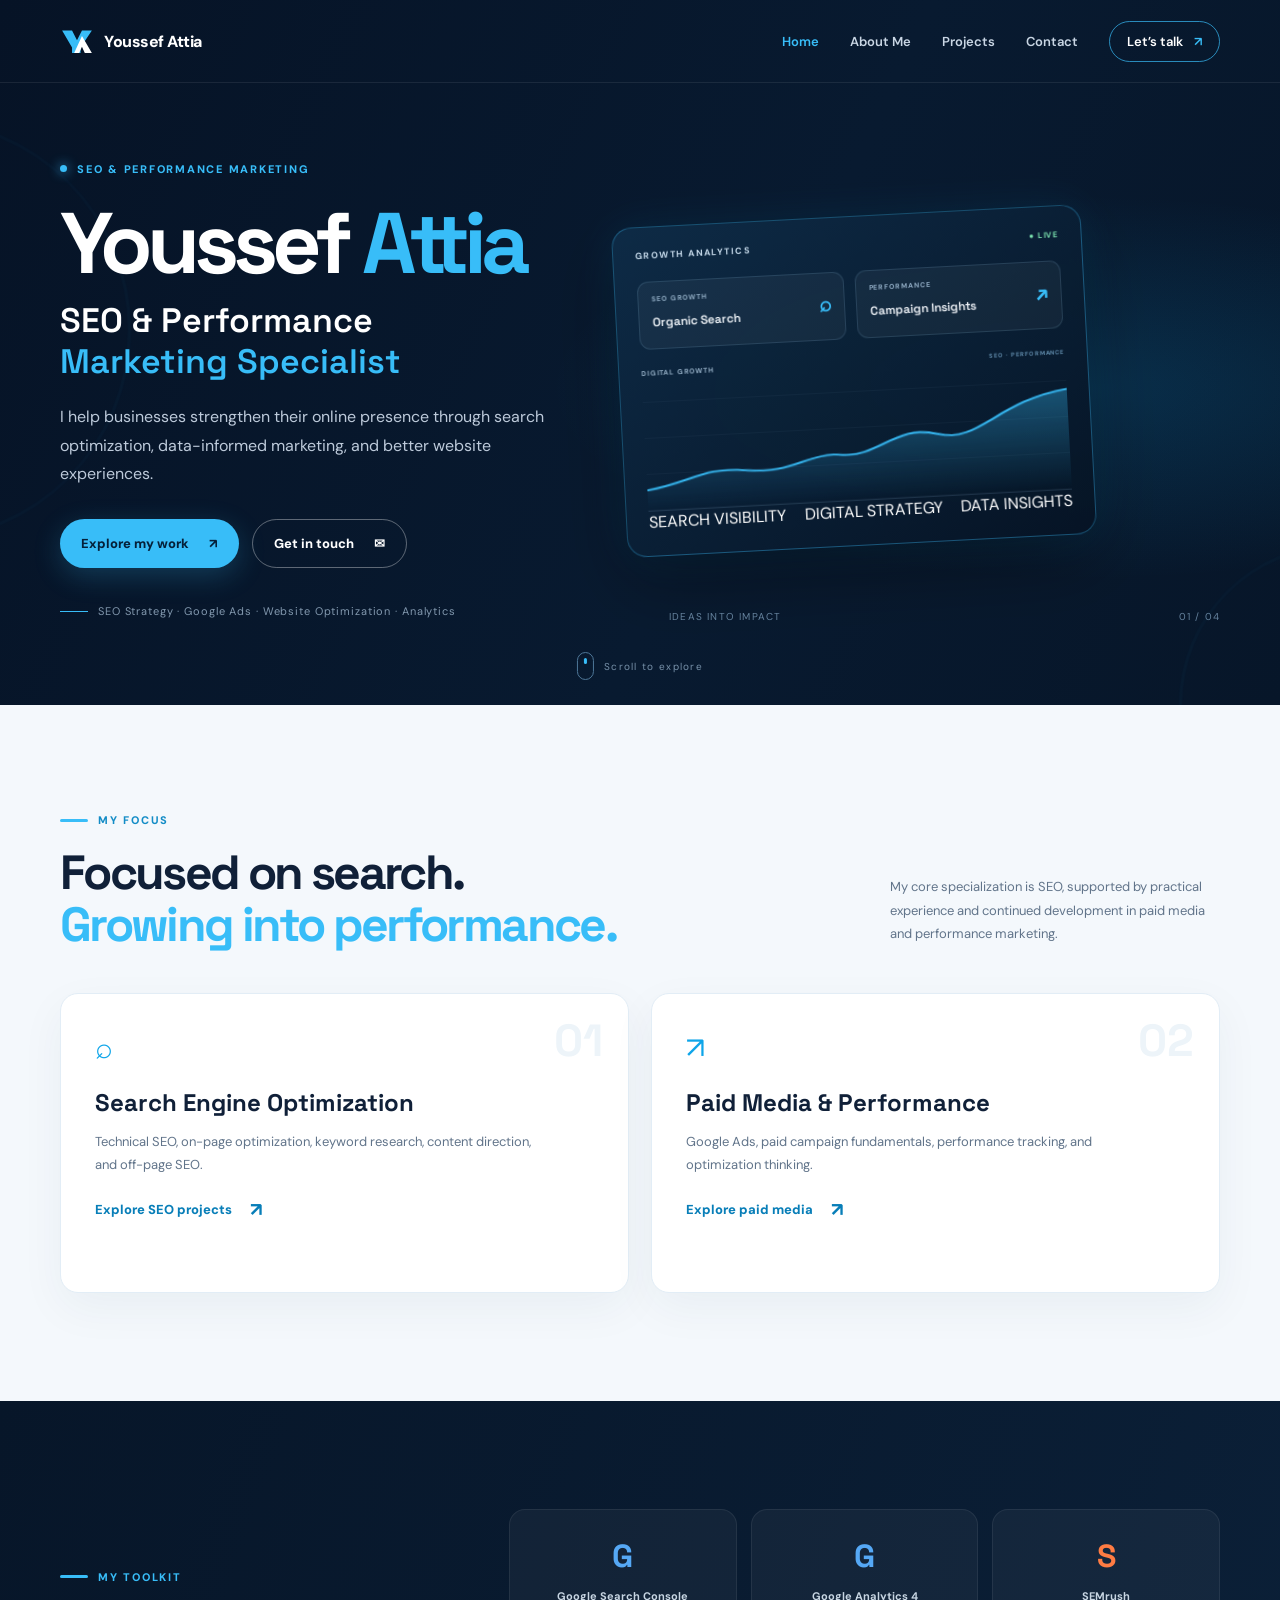
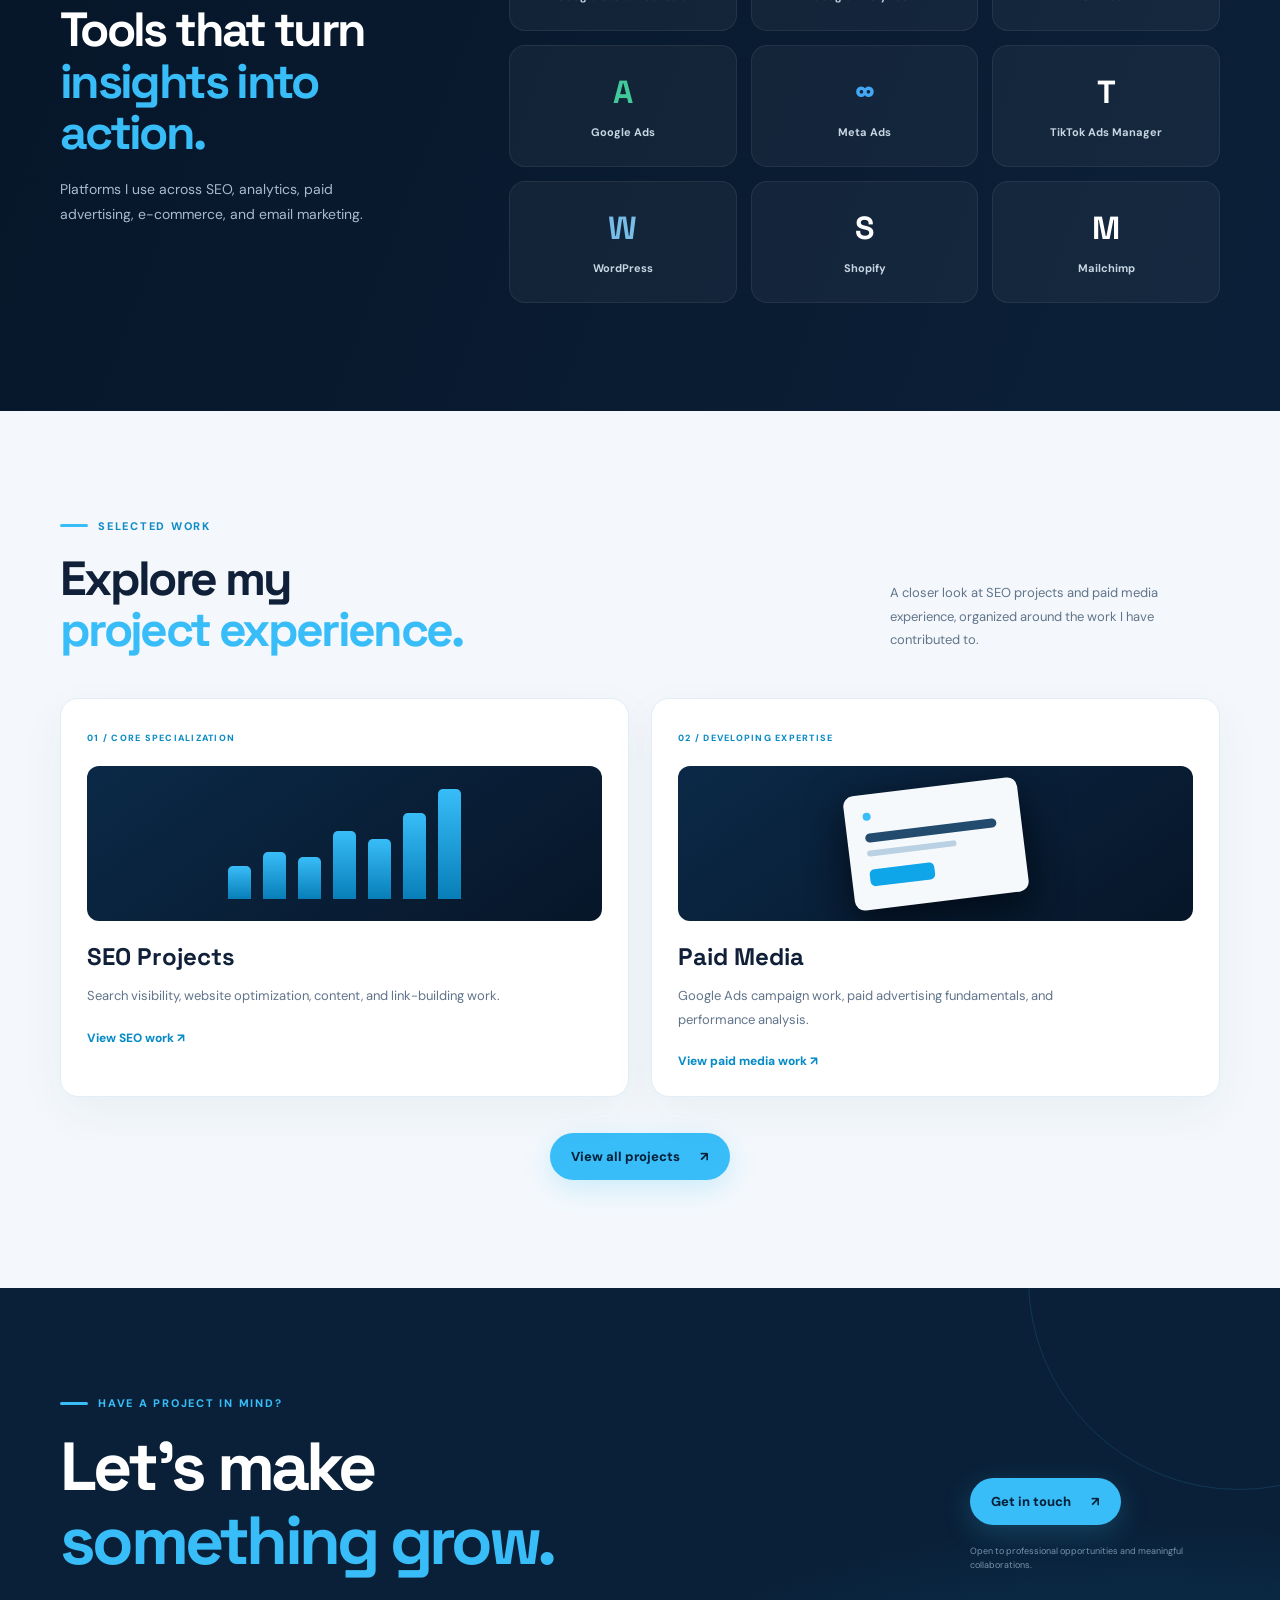
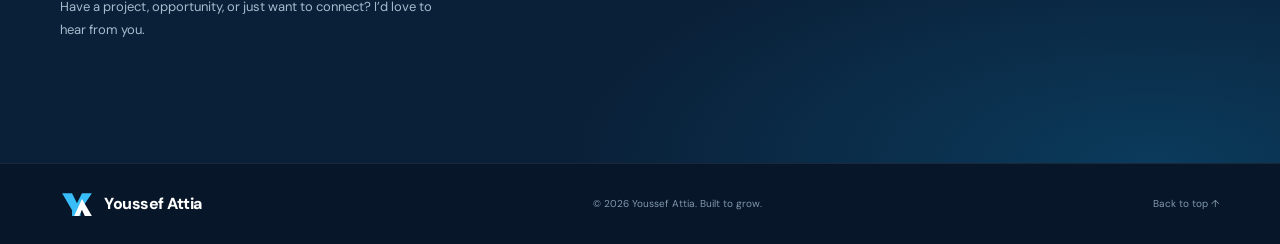
<file: index.html>
<!DOCTYPE html>
<html lang="en">
<head>
  <meta charset="UTF-8">
  <meta name="viewport" content="width=device-width, initial-scale=1.0">
  <meta name="theme-color" content="#071629">
  <meta name="description" content="Youssef Attia — SEO & Performance Marketing Specialist focused on search engine optimization, paid media, and digital growth.">
  <title>Youssef Attia | SEO & Performance Marketing Specialist</title>

  <link rel="preconnect" href="https://fonts.googleapis.com">
  <link rel="preconnect" href="https://fonts.gstatic.com" crossorigin>
  <link href="https://fonts.googleapis.com/css2?family=DM+Sans:wght@400;500;600;700;800&family=Space+Grotesk:wght@400;500;600;700&display=swap" rel="stylesheet">
  <link rel="stylesheet" href="style.css">
</head>

<body>

<div class="scroll-progress" id="scrollProgress"></div>

<header class="site-header" id="top">
  <nav class="nav container" aria-label="Main navigation">

    <a class="brand" href="index.html">
      <span class="brand-mark brand-monogram" aria-label="YA logo">
        <svg viewBox="0 0 48 40" role="img" aria-hidden="true">
          <path d="M3 5 L17 5 L24 19 L31 5 L45 5 L29 29 L29 37 L17 37 L17 29 Z"
                fill="#38BDF8"/>
          <path d="M20 37 L31 13 L45 37 L35 37 L31 28 L27 37 Z"
                fill="#FFFFFF"/>
        </svg>
      </span>
      <span>Youssef Attia</span>
    </a>

    <button class="menu-toggle" id="menuToggle" aria-label="Toggle navigation" aria-expanded="false">
      <span></span>
      <span></span>
    </button>

    <div class="nav-links" id="navLinks">
      <a class="active" aria-current="page" href="index.html">Home</a>
      <a href="about.html">About Me</a>
      <a href="projects.html">Projects</a>
      <a href="contact.html">Contact</a>
      <a class="nav-cta" href="contact.html">Let’s talk <span>↗</span></a>
    </div>

  </nav>
</header>

<main>

  <!-- HERO SECTION -->
  <section class="hero dark-section">

    <div class="hero-orb orb-one"></div>
    <div class="hero-orb orb-two"></div>

    <div class="hero-grid container">

      <div class="hero-copy">

        <div class="eyebrow reveal">
          <span class="status-dot"></span>
          SEO & PERFORMANCE MARKETING
        </div>

        <h1 class="reveal delay-1">Youssef <span>Attia</span></h1>

        <h2 class="reveal delay-2">
          SEO & Performance<br>
          <em>Marketing Specialist</em>
        </h2>

        <p class="hero-description reveal delay-3">
          I help businesses strengthen their online presence through search optimization, data-informed marketing, and better website experiences.
        </p>

        <div class="hero-actions reveal delay-4">
          <a class="button button-primary" href="projects.html">
            Explore my work <span>↗</span>
          </a>

          <a class="button button-ghost" href="contact.html">
            Get in touch <span>✉</span>
          </a>
        </div>

        <div class="hero-note reveal delay-4">
          <span class="note-line"></span>
          SEO Strategy · Google Ads · Website Optimization · Analytics
        </div>

      </div>

      <!-- HERO VISUAL: GROWTH DASHBOARD -->
      <div class="hero-visual hero-profile-visual reveal delay-2" aria-label="SEO and performance marketing growth illustration">

        <div class="growth-dashboard">

          <div class="dashboard-header">
            <span>GROWTH ANALYTICS</span>
            <span class="live-indicator">● LIVE</span>
          </div>

          <div class="dashboard-metrics">

            <div class="metric-card seo-metric">
              <small>SEO GROWTH</small>
              <strong>Organic Search</strong>
              <span class="metric-icon">⌕</span>
            </div>

            <div class="metric-card performance-metric">
              <small>PERFORMANCE</small>
              <strong>Campaign Insights</strong>
              <span class="metric-icon">↗</span>
            </div>

          </div>

          <div class="growth-chart">

            <div class="chart-heading">
              <span>DIGITAL GROWTH</span>
              <span>SEO · PERFORMANCE</span>
            </div>

            <svg viewBox="0 0 420 190" preserveAspectRatio="none">

              <defs>
                <linearGradient id="growthGradient" x1="0" y1="0" x2="0" y2="1">
                  <stop offset="0%" stop-color="#38BDF8" stop-opacity=".35"/>
                  <stop offset="100%" stop-color="#38BDF8" stop-opacity="0"/>
                </linearGradient>
              </defs>

              <path
                class="chart-area"
                d="M0 155 C45 145 55 120 100 130 S160 105 195 112 S250 65 290 85 S350 35 420 20 L420 190 L0 190 Z"
                fill="url(#growthGradient)"
              />

              <path
                class="chart-line"
                d="M0 155 C45 145 55 120 100 130 S160 105 195 112 S250 65 290 85 S350 35 420 20"
                fill="none"
                stroke="#38BDF8"
                stroke-width="3"
                stroke-linecap="round"
              />

            </svg>

          </div>

          <div class="dashboard-footer">
            <span>SEARCH VISIBILITY</span>
            <span>DIGITAL STRATEGY</span>
            <span>DATA INSIGHTS</span>
          </div>

        </div>

        <div class="visual-caption">
          Ideas into impact
          <span>01 / 04</span>
        </div>

      </div>

    </div>

    <a class="scroll-cue" href="#focus">
      <span></span>
      Scroll to explore
    </a>

  </section>

  <!-- MY FOCUS -->
  <section class="section-light section-pad" id="focus">

    <div class="container">

      <div class="section-heading reveal">

        <div>
          <div class="section-kicker">
            <span></span>
            MY FOCUS
          </div>

          <h2>
            Focused on search.<br>
            <span>Growing into performance.</span>
          </h2>
        </div>

        <p>
          My core specialization is SEO, supported by practical experience and continued development in paid media and performance marketing.
        </p>

      </div>

      <div class="focus-grid">

        <article class="focus-card reveal">
          <div class="focus-number">01</div>
          <div class="focus-icon">⌕</div>

          <h3>Search Engine Optimization</h3>

          <p>
            Technical SEO, on-page optimization, keyword research, content direction, and off-page SEO.
          </p>

          <a class="text-link" href="seo-projects.html">
            Explore SEO projects <span>↗</span>
          </a>
        </article>

        <article class="focus-card reveal">
          <div class="focus-number">02</div>
          <div class="focus-icon">↗</div>

          <h3>Paid Media & Performance</h3>

          <p>
            Google Ads, paid campaign fundamentals, performance tracking, and optimization thinking.
          </p>

          <a class="text-link" href="paid-media.html">
            Explore paid media <span>↗</span>
          </a>
        </article>

      </div>

    </div>

  </section>

  <!-- MY TOOLKIT -->
  <section class="tools dark-section section-pad">

    <div class="container tools-layout">

      <div class="tools-intro reveal">

        <div class="section-kicker kicker-light">
          <span></span>
          MY TOOLKIT
        </div>

        <h2>
          Tools that turn<br>
          <em>insights into action.</em>
        </h2>

        <p>
          Platforms I use across SEO, analytics, paid advertising, e-commerce, and email marketing.
        </p>

      </div>

      <div class="tool-grid">

        <div class="tool-card reveal">
          <b class="google-g">G</b>
          <span>Google Search Console</span>
        </div>

        <div class="tool-card reveal">
          <b class="google-g">G</b>
          <span>Google Analytics 4</span>
        </div>

        <div class="tool-card reveal">
          <b class="semrush">S</b>
          <span>SEMrush</span>
        </div>

        <div class="tool-card reveal">
          <b class="google-ads">A</b>
          <span>Google Ads</span>
        </div>

        <div class="tool-card reveal">
          <b class="meta">∞</b>
          <span>Meta Ads</span>
        </div>

        <div class="tool-card reveal">
          <b class="tiktok">T</b>
          <span>TikTok Ads Manager</span>
        </div>

        <div class="tool-card reveal">
          <b class="wp">W</b>
          <span>WordPress</span>
        </div>

        <div class="tool-card reveal">
          <b class="shopify">S</b>
          <span>Shopify</span>
        </div>

        <div class="tool-card reveal">
          <b class="mailchimp">M</b>
          <span>Mailchimp</span>
        </div>

      </div>

    </div>

  </section>

  <!-- SELECTED WORK -->
  <section class="section-light section-pad">

    <div class="container">

      <div class="section-heading reveal">

        <div>
          <div class="section-kicker">
            <span></span>
            SELECTED WORK
          </div>

          <h2>
            Explore my<br>
            <span>project experience.</span>
          </h2>
        </div>

        <p>
          A closer look at SEO projects and paid media experience, organized around the work I have contributed to.
        </p>

      </div>

      <div class="category-grid">

        <a class="category-card seo-category reveal" href="seo-projects.html">

          <span class="category-index">01 / CORE SPECIALIZATION</span>

          <div class="category-graphic">
            <div class="chart-bars">
              <i></i><i></i><i></i><i></i><i></i><i></i><i></i>
            </div>
          </div>

          <h3>SEO Projects</h3>

          <p>
            Search visibility, website optimization, content, and link-building work.
          </p>

          <span class="category-link">View SEO work ↗</span>

        </a>

        <a class="category-card paid-category reveal" href="paid-media.html">

          <span class="category-index">02 / DEVELOPING EXPERTISE</span>

          <div class="category-graphic">
            <div class="ad-window">
              <div class="ad-dot"></div>
              <div class="ad-line wide"></div>
              <div class="ad-line"></div>
              <div class="ad-button"></div>
            </div>
          </div>

          <h3>Paid Media</h3>

          <p>
            Google Ads campaign work, paid advertising fundamentals, and performance analysis.
          </p>

          <span class="category-link">View paid media work ↗</span>

        </a>

      </div>

      <div class="center-action">
        <a class="button button-primary" href="projects.html">
          View all projects <span>↗</span>
        </a>
      </div>

    </div>

  </section>

  <!-- CONTACT -->
  <section class="contact section-pad">

    <div class="container contact-inner reveal">

      <div>

        <div class="section-kicker kicker-light">
          <span></span>
          HAVE A PROJECT IN MIND?
        </div>

        <h2>
          Let’s make<br>
          <em>something grow.</em>
        </h2>

        <p>
          Have a project, opportunity, or just want to connect? I’d love to hear from you.
        </p>

      </div>

      <div class="contact-actions">

        <a class="button button-primary" href="contact.html">
          Get in touch <span>↗</span>
        </a>

        <small>
          Open to professional opportunities and meaningful collaborations.
        </small>

      </div>

    </div>

  </section>

</main>

<!-- FOOTER -->
<footer class="footer dark-section">

  <div class="container footer-inner">

    <a class="brand" href="index.html">
      <span class="brand-mark brand-monogram" aria-label="YA logo">
        <svg viewBox="0 0 48 40" role="img" aria-hidden="true">
          <path d="M3 5 L17 5 L24 19 L31 5 L45 5 L29 29 L29 37 L17 37 L17 29 Z"
                fill="#38BDF8"/>
          <path d="M20 37 L31 13 L45 37 L35 37 L31 28 L27 37 Z"
                fill="#FFFFFF"/>
        </svg>
      </span>
      <span>Youssef Attia</span>
    </a>

    <span>
      © <span id="year"></span> Youssef Attia. Built to grow.
    </span>

    <a href="#top" class="back-top">Back to top ↑</a>

  </div>

</footer>

<script src="script.js"></script>

</body>
</html>
</file>
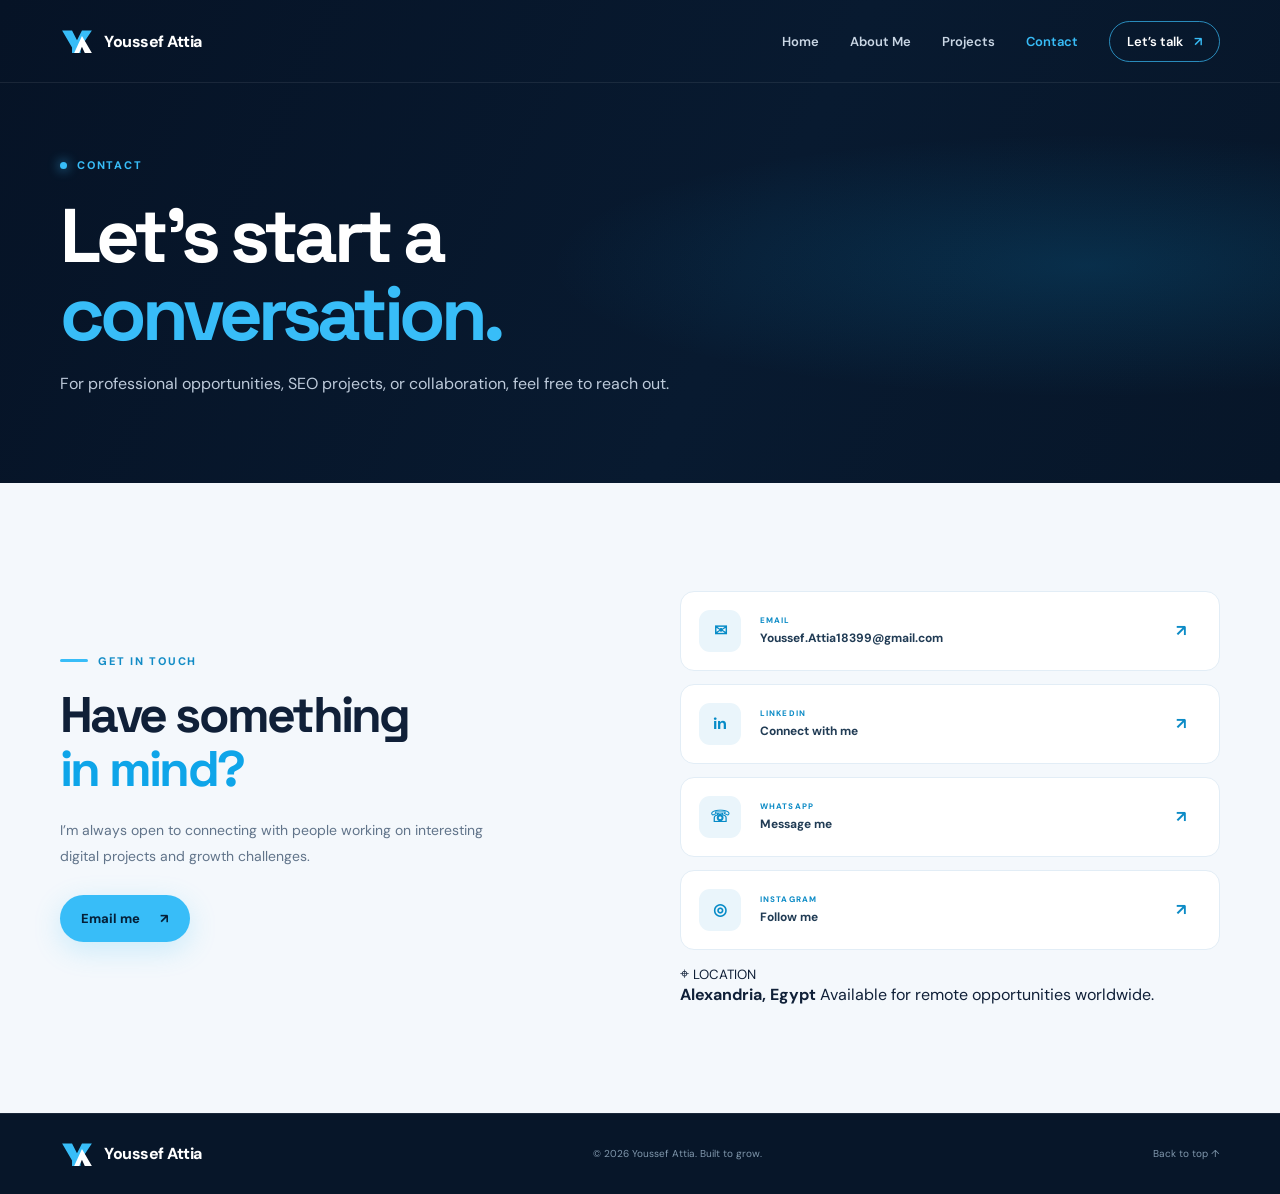
<file: contact.html>
<!DOCTYPE html>
<html lang="en">
<head>
  <meta charset="UTF-8">
  <meta name="viewport" content="width=device-width, initial-scale=1.0">
  <meta name="theme-color" content="#071629">
  <meta name="description" content="Contact Youssef Attia for professional opportunities, SEO projects, and digital marketing collaborations.">
  <title>Contact | Youssef Attia</title>

  <link rel="preconnect" href="https://fonts.googleapis.com">
  <link rel="preconnect" href="https://fonts.gstatic.com" crossorigin>
  <link href="https://fonts.googleapis.com/css2?family=DM+Sans:wght@400;500;600;700;800&family=Space+Grotesk:wght@400;500;600;700&display=swap" rel="stylesheet">
  <link rel="stylesheet" href="style.css">
</head>
<body>

  <div class="scroll-progress" id="scrollProgress"></div>

  <header class="site-header" id="top">
    <nav class="nav container" aria-label="Main navigation">

      <a class="brand" href="index.html">
        <span class="brand-mark brand-monogram" aria-label="YA logo">
          <svg viewBox="0 0 48 40" role="img" aria-hidden="true">
            <path d="M3 5 L17 5 L24 19 L31 5 L45 5 L29 29 L29 37 L17 37 L17 29 Z"
                  fill="#38BDF8"/>
            <path d="M20 37 L31 13 L45 37 L35 37 L31 28 L27 37 Z"
                  fill="#FFFFFF"/>
          </svg>
        </span>
        <span>Youssef Attia</span>
      </a>

      <button class="menu-toggle" id="menuToggle" aria-label="Toggle navigation" aria-expanded="false">
        <span></span>
        <span></span>
      </button>

      <div class="nav-links" id="navLinks">
        <a href="index.html">Home</a>
        <a href="about.html">About Me</a>
        <a href="projects.html">Projects</a>
        <a class="active" aria-current="page" href="contact.html">Contact</a>
        <a class="nav-cta" href="contact.html">Let’s talk <span>↗</span></a>
      </div>

    </nav>
  </header>

  <main>

    <section class="page-hero dark-section">
      <div class="container page-hero-inner">

        <div class="eyebrow reveal">
          <span class="status-dot"></span>
          CONTACT
        </div>

        <h1 class="reveal delay-1">Let’s start a<br><em>conversation.</em></h1>

        <p class="reveal delay-2">
          For professional opportunities, SEO projects, or collaboration, feel free to reach out.
        </p>

      </div>
    </section>

    <section class="section-light section-pad">
      <div class="container contact-page-grid">

        <div class="contact-page-copy reveal">
          <div class="section-kicker"><span></span> GET IN TOUCH</div>

          <h2>Have something<br><span>in mind?</span></h2>

          <p>
            I’m always open to connecting with people working on interesting digital projects and growth challenges.
          </p>

          <a class="button button-primary"
             href="https://mail.google.com/mail/?view=cm&fs=1&to=Youssef.Attia18399%40gmail.com"
             target="_blank"
             rel="noopener noreferrer">
            Email me <span>↗</span>
          </a>
        </div>

        <div class="contact-details reveal">

          <a class="contact-detail"
             href="https://mail.google.com/mail/?view=cm&fs=1&to=Youssef.Attia18399%40gmail.com"
             target="_blank"
             rel="noopener noreferrer">
            <span class="detail-icon">✉</span>
            <span>
              <small>EMAIL</small>
              <strong>Youssef.Attia18399@gmail.com</strong>
            </span>
            <b>↗</b>
          </a>

          <a class="contact-detail"
             href="https://www.linkedin.com/in/youssef-ahmed-0a64a3250/"
             target="_blank"
             rel="noopener noreferrer">
            <span class="detail-icon">in</span>
            <span>
              <small>LINKEDIN</small>
              <strong>Connect with me</strong>
            </span>
            <b>↗</b>
          </a>

          <a class="contact-detail"
             href="https://wa.me/201228085564"
             target="_blank"
             rel="noopener noreferrer">
            <span class="detail-icon">☏</span>
            <span>
              <small>WHATSAPP</small>
              <strong>Message me</strong>
            </span>
            <b>↗</b>
          </a>

          <a class="contact-detail"
             href="https://www.instagram.com/youssef_attia11/"
             target="_blank"
             rel="noopener noreferrer">
            <span class="detail-icon">◎</span>
            <span>
              <small>INSTAGRAM</small>
              <strong>Follow me</strong>
            </span>
            <b>↗</b>
          </a>

          <div class="contact-location">
            <div class="location-heading">
              <span class="location-icon">⌖</span>
              <small>LOCATION</small>
            </div>

            <strong>Alexandria, Egypt</strong>

            <span class="location-note">
              Available for remote opportunities worldwide.
            </span>
          </div>

        </div>
      </div>
    </section>

  </main>

  <footer class="footer dark-section">
    <div class="container footer-inner">

      <a class="brand" href="index.html">
        <span class="brand-mark brand-monogram" aria-label="YA logo">
          <svg viewBox="0 0 48 40" role="img" aria-hidden="true">
            <path d="M3 5 L17 5 L24 19 L31 5 L45 5 L29 29 L29 37 L17 37 L17 29 Z"
                  fill="#38BDF8"/>
            <path d="M20 37 L31 13 L45 37 L35 37 L31 28 L27 37 Z"
                  fill="#FFFFFF"/>
          </svg>
        </span>
        <span>Youssef Attia</span>
      </a>

      <span>© <span id="year"></span> Youssef Attia. Built to grow.</span>
      <a href="#top" class="back-top">Back to top ↑</a>

    </div>
  </footer>

  <script src="script.js"></script>
</body>
</html>
</file>
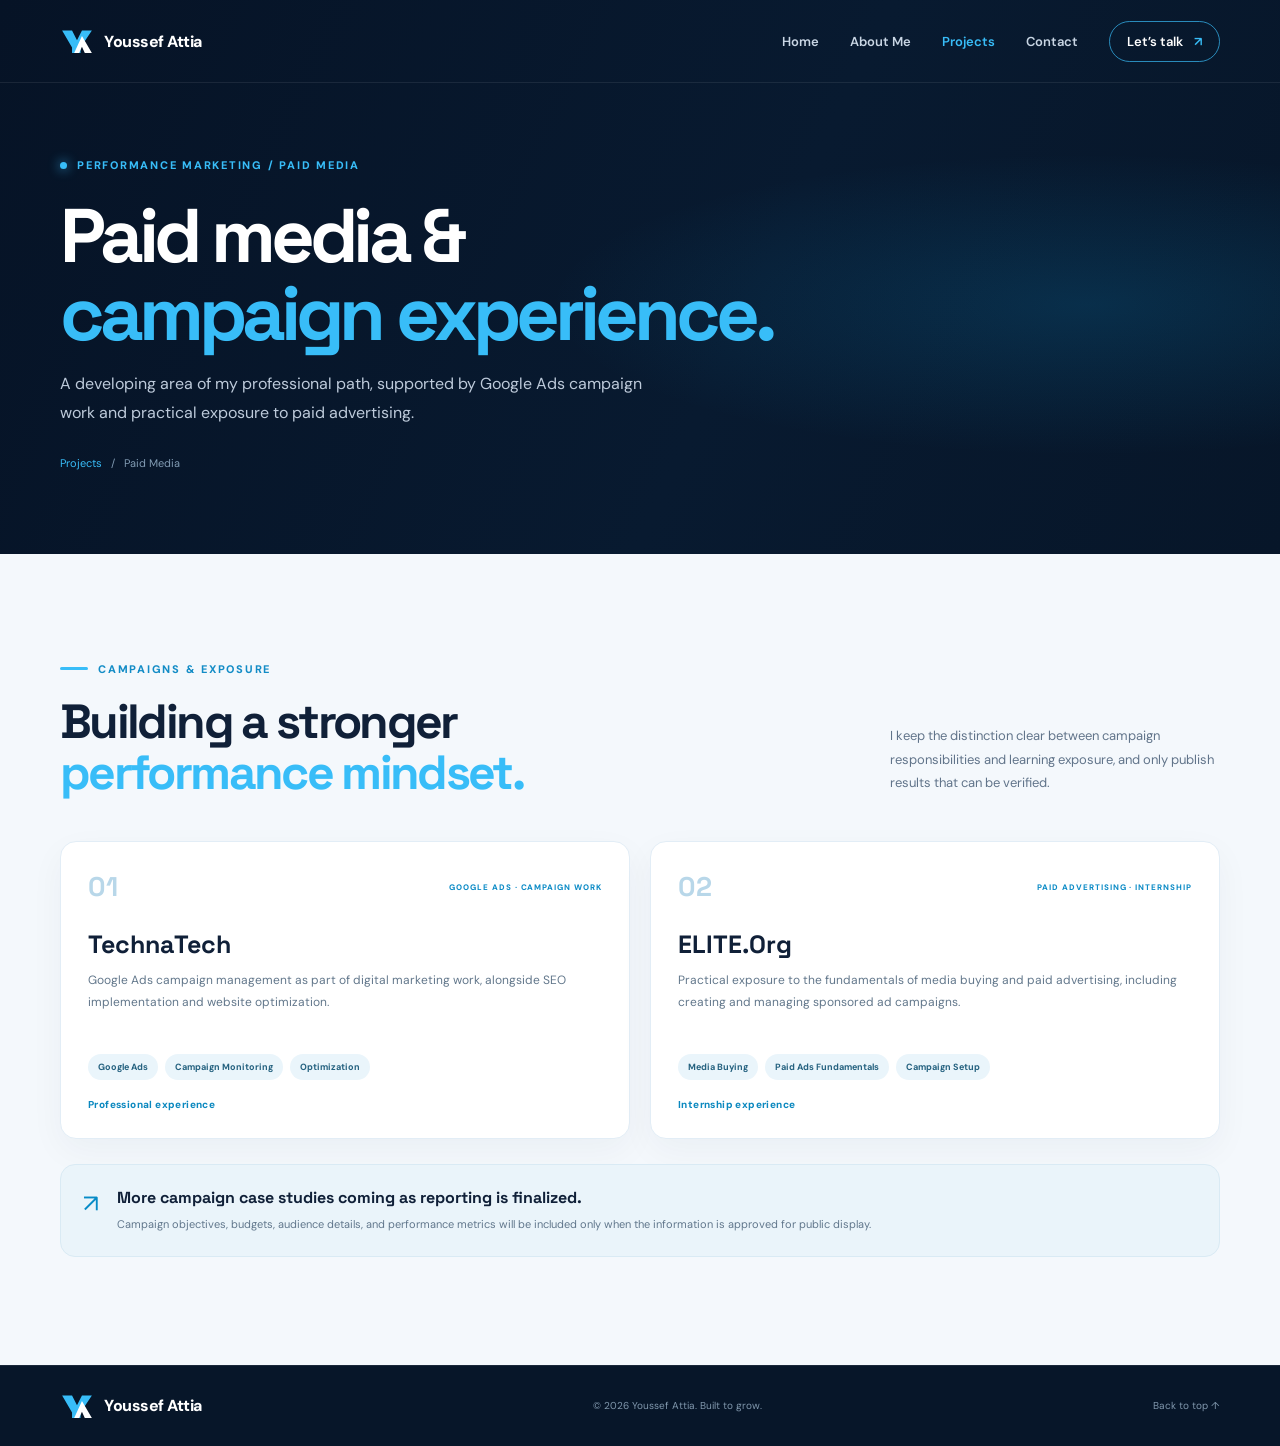
<file: paid-media.html>
<!DOCTYPE html>
<html lang="en">
<head>
  <meta charset="UTF-8">
  <meta name="viewport" content="width=device-width, initial-scale=1.0">
  <meta name="theme-color" content="#071629">
  <meta name="description" content="Paid media and Google Ads experience by Youssef Attia, including campaign work and media buying exposure.">
  <title>Paid Media | Youssef Attia</title>

  <link rel="preconnect" href="https://fonts.googleapis.com">
  <link rel="preconnect" href="https://fonts.gstatic.com" crossorigin>
  <link href="https://fonts.googleapis.com/css2?family=DM+Sans:wght@400;500;600;700;800&family=Space+Grotesk:wght@400;500;600;700&display=swap" rel="stylesheet">
  <link rel="stylesheet" href="style.css">
</head>
<body>

  <div class="scroll-progress" id="scrollProgress"></div>

  <header class="site-header" id="top">
    <nav class="nav container" aria-label="Main navigation">

      <a class="brand" href="index.html">
        <span class="brand-mark brand-monogram" aria-label="YA logo">
          <svg viewBox="0 0 48 40" role="img" aria-hidden="true">
            <path d="M3 5 L17 5 L24 19 L31 5 L45 5 L29 29 L29 37 L17 37 L17 29 Z"
                  fill="#38BDF8"/>
            <path d="M20 37 L31 13 L45 37 L35 37 L31 28 L27 37 Z"
                  fill="#FFFFFF"/>
          </svg>
        </span>
        <span>Youssef Attia</span>
      </a>

      <button class="menu-toggle" id="menuToggle" aria-label="Toggle navigation" aria-expanded="false">
        <span></span>
        <span></span>
      </button>

      <div class="nav-links" id="navLinks">
        <a href="index.html">Home</a>
        <a href="about.html">About Me</a>
        <a class="active" aria-current="page" href="projects.html">Projects</a>
        <a href="contact.html">Contact</a>
        <a class="nav-cta" href="contact.html">Let’s talk <span>↗</span></a>
      </div>

    </nav>
  </header>

  <main>

    <section class="page-hero dark-section">
      <div class="container page-hero-inner">

        <div class="eyebrow reveal">
          <span class="status-dot"></span>
          PERFORMANCE MARKETING / PAID MEDIA
        </div>

        <h1 class="reveal delay-1">Paid media &<br><em>campaign experience.</em></h1>

        <p class="reveal delay-2">
          A developing area of my professional path, supported by Google Ads campaign work and practical exposure to paid advertising.
        </p>

        <div class="breadcrumb">
          <a href="projects.html">Projects</a>
          <span> / </span>
          <span>Paid Media</span>
        </div>

      </div>
    </section>

    <section class="section-light section-pad">
      <div class="container">

        <div class="section-heading reveal">
          <div>
            <div class="section-kicker"><span></span> CAMPAIGNS & EXPOSURE</div>
            <h2>Building a stronger<br><span>performance mindset.</span></h2>
          </div>

          <p>
            I keep the distinction clear between campaign responsibilities and learning exposure, and only publish results that can be verified.
          </p>
        </div>

        <div class="seo-project-grid paid-project-grid">

          <article class="seo-project-card reveal">
            <div class="project-card-top">
              <span>01</span>
              <small>GOOGLE ADS · CAMPAIGN WORK</small>
            </div>

            <h3>TechnaTech</h3>

            <p>
              Google Ads campaign management as part of digital marketing work, alongside SEO implementation and website optimization.
            </p>

            <div class="tag-row">
              <span>Google Ads</span>
              <span>Campaign Monitoring</span>
              <span>Optimization</span>
            </div>

            <div class="experience-label">Professional experience</div>
          </article>

          <article class="seo-project-card reveal">
            <div class="project-card-top">
              <span>02</span>
              <small>PAID ADVERTISING · INTERNSHIP</small>
            </div>

            <h3>ELITE.Org</h3>

            <p>
              Practical exposure to the fundamentals of media buying and paid advertising, including creating and managing sponsored ad campaigns.
            </p>

            <div class="tag-row">
              <span>Media Buying</span>
              <span>Paid Ads Fundamentals</span>
              <span>Campaign Setup</span>
            </div>

            <div class="experience-label">Internship experience</div>
          </article>

        </div>

        <div class="note-panel reveal">
          <span class="note-panel-icon">↗</span>
          <div>
            <h3>More campaign case studies coming as reporting is finalized.</h3>
            <p>
              Campaign objectives, budgets, audience details, and performance metrics will be included only when the information is approved for public display.
            </p>
          </div>
        </div>

      </div>
    </section>

  </main>

  <footer class="footer dark-section">
    <div class="container footer-inner">

      <a class="brand" href="index.html">
        <span class="brand-mark brand-monogram" aria-label="YA logo">
          <svg viewBox="0 0 48 40" role="img" aria-hidden="true">
            <path d="M3 5 L17 5 L24 19 L31 5 L45 5 L29 29 L29 37 L17 37 L17 29 Z"
                  fill="#38BDF8"/>
            <path d="M20 37 L31 13 L45 37 L35 37 L31 28 L27 37 Z"
                  fill="#FFFFFF"/>
          </svg>
        </span>
        <span>Youssef Attia</span>
      </a>

      <span>© <span id="year"></span> Youssef Attia. Built to grow.</span>
      <a href="#top" class="back-top">Back to top ↑</a>

    </div>
  </footer>

  <script src="script.js"></script>
</body>
</html>
</file>
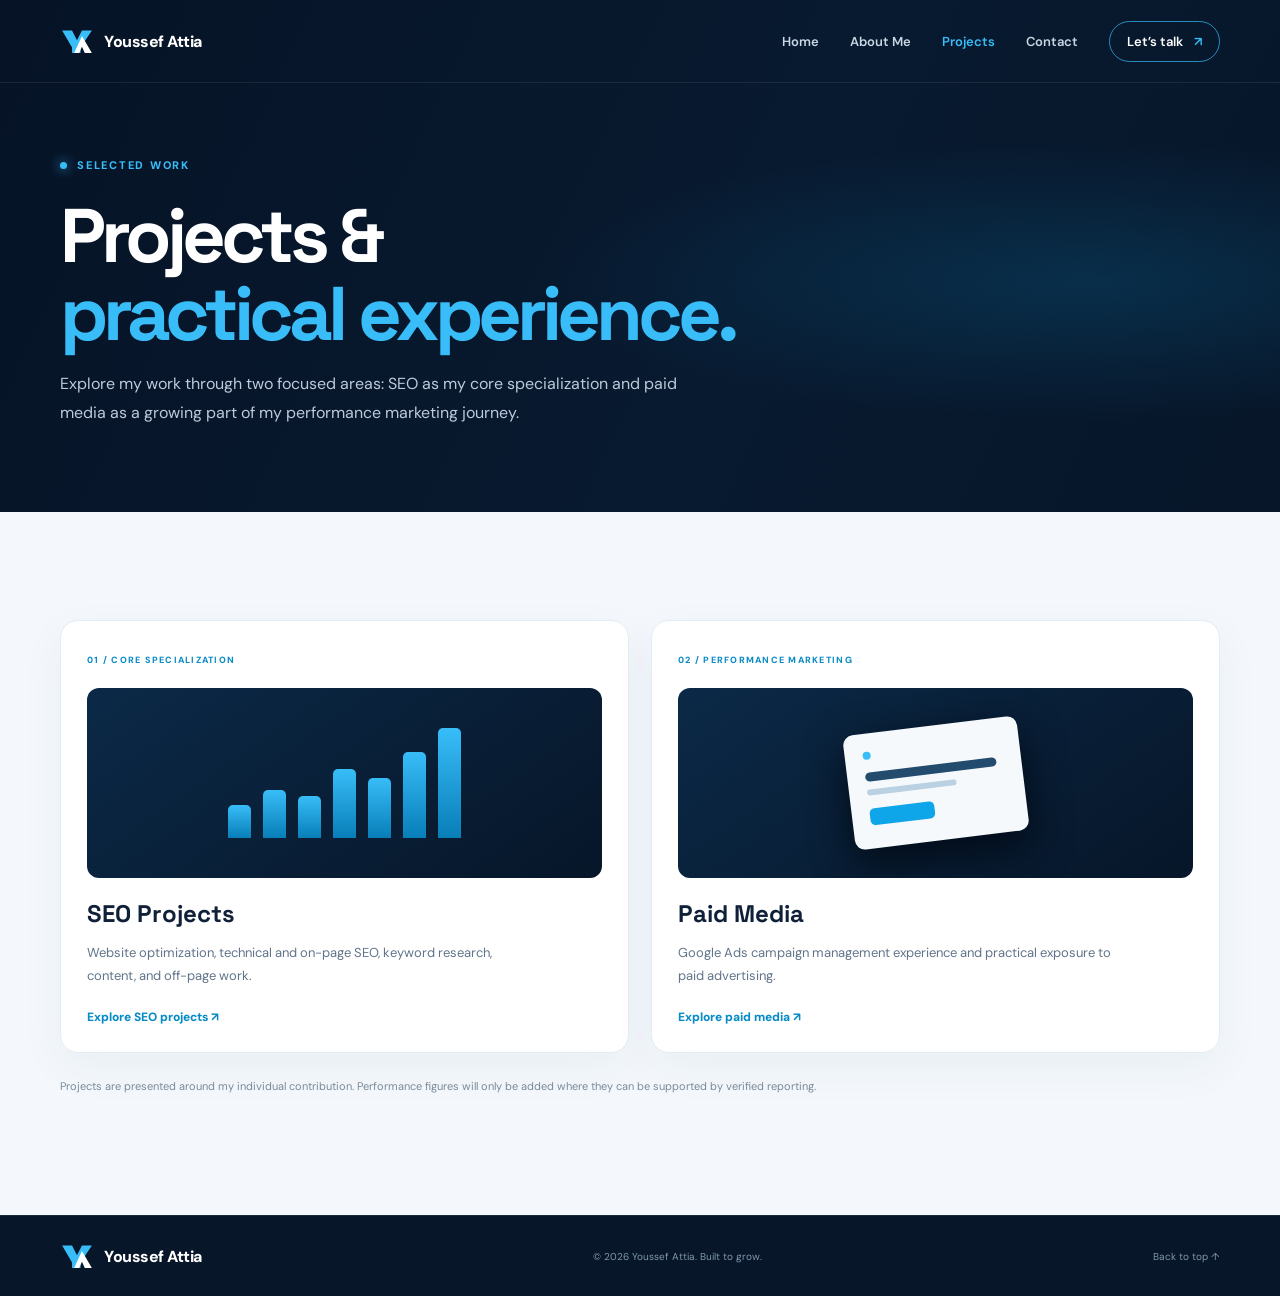
<file: projects.html>
<!DOCTYPE html>
<html lang="en">
<head>
  <meta charset="UTF-8">
  <meta name="viewport" content="width=device-width, initial-scale=1.0">
  <meta name="theme-color" content="#071629">
  <meta name="description" content="Explore Youssef Attia’s SEO projects and paid media experience.">
  <title>Projects | Youssef Attia</title>
  <link rel="preconnect" href="https://fonts.googleapis.com">
  <link rel="preconnect" href="https://fonts.gstatic.com" crossorigin>
  <link href="https://fonts.googleapis.com/css2?family=DM+Sans:wght@400;500;600;700;800&family=Space+Grotesk:wght@400;500;600;700&display=swap" rel="stylesheet">
  <link rel="stylesheet" href="style.css">
</head>
<body>

  <div class="scroll-progress" id="scrollProgress"></div>

  <header class="site-header" id="top">
    <nav class="nav container" aria-label="Main navigation">
      <a class="brand" href="index.html">
        <span class="brand-mark brand-monogram" aria-label="YA logo">
          <svg viewBox="0 0 48 40" role="img" aria-hidden="true">
            <path d="M3 5 L17 5 L24 19 L31 5 L45 5 L29 29 L29 37 L17 37 L17 29 Z"
                  fill="#38BDF8"/>
            <path d="M20 37 L31 13 L45 37 L35 37 L31 28 L27 37 Z"
                  fill="#FFFFFF"/>
          </svg>
        </span>
        <span>Youssef Attia</span>
      </a>

      <button class="menu-toggle" id="menuToggle" aria-label="Toggle navigation" aria-expanded="false">
        <span></span>
        <span></span>
      </button>

      <div class="nav-links" id="navLinks">
        <a href="index.html">Home</a>
        <a href="about.html">About Me</a>
        <a class="active" aria-current="page" href="projects.html">Projects</a>
        <a href="contact.html">Contact</a>
        <a class="nav-cta" href="contact.html">Let’s talk <span>↗</span></a>
      </div>
    </nav>
  </header>

  <main>
    <section class="page-hero dark-section">
      <div class="container page-hero-inner">
        <div class="eyebrow reveal">
          <span class="status-dot"></span>
          SELECTED WORK
        </div>

        <h1 class="reveal delay-1">Projects &<br><em>practical experience.</em></h1>

        <p class="reveal delay-2">
          Explore my work through two focused areas: SEO as my core specialization and paid media as a growing part of my performance marketing journey.
        </p>
      </div>
    </section>

    <section class="section-light section-pad">
      <div class="container">
        <div class="category-grid projects-category-grid">

          <a class="category-card seo-category reveal" href="seo-projects.html">
            <span class="category-index">01 / CORE SPECIALIZATION</span>

            <div class="category-graphic">
              <div class="chart-bars">
                <i></i><i></i><i></i><i></i><i></i><i></i><i></i>
              </div>
            </div>

            <h2>SEO Projects</h2>
            <p>Website optimization, technical and on-page SEO, keyword research, content, and off-page work.</p>
            <span class="category-link">Explore SEO projects ↗</span>
          </a>

          <a class="category-card paid-category reveal" href="paid-media.html">
            <span class="category-index">02 / PERFORMANCE MARKETING</span>

            <div class="category-graphic">
              <div class="ad-window">
                <div class="ad-dot"></div>
                <div class="ad-line wide"></div>
                <div class="ad-line"></div>
                <div class="ad-button"></div>
              </div>
            </div>

            <h2>Paid Media</h2>
            <p>Google Ads campaign management experience and practical exposure to paid advertising.</p>
            <span class="category-link">Explore paid media ↗</span>
          </a>

        </div>

        <p class="portfolio-note">
          Projects are presented around my individual contribution. Performance figures will only be added where they can be supported by verified reporting.
        </p>
      </div>
    </section>
  </main>

  <footer class="footer dark-section">
    <div class="container footer-inner">
      <a class="brand" href="index.html">
        <span class="brand-mark brand-monogram" aria-label="YA logo">
          <svg viewBox="0 0 48 40" role="img" aria-hidden="true">
            <path d="M3 5 L17 5 L24 19 L31 5 L45 5 L29 29 L29 37 L17 37 L17 29 Z"
                  fill="#38BDF8"/>
            <path d="M20 37 L31 13 L45 37 L35 37 L31 28 L27 37 Z"
                  fill="#FFFFFF"/>
          </svg>
        </span>
        <span>Youssef Attia</span>
      </a>

      <span>© <span id="year"></span> Youssef Attia. Built to grow.</span>
      <a href="#top" class="back-top">Back to top ↑</a>
    </div>
  </footer>

  <script src="script.js"></script>
</body>
</html>
</file>
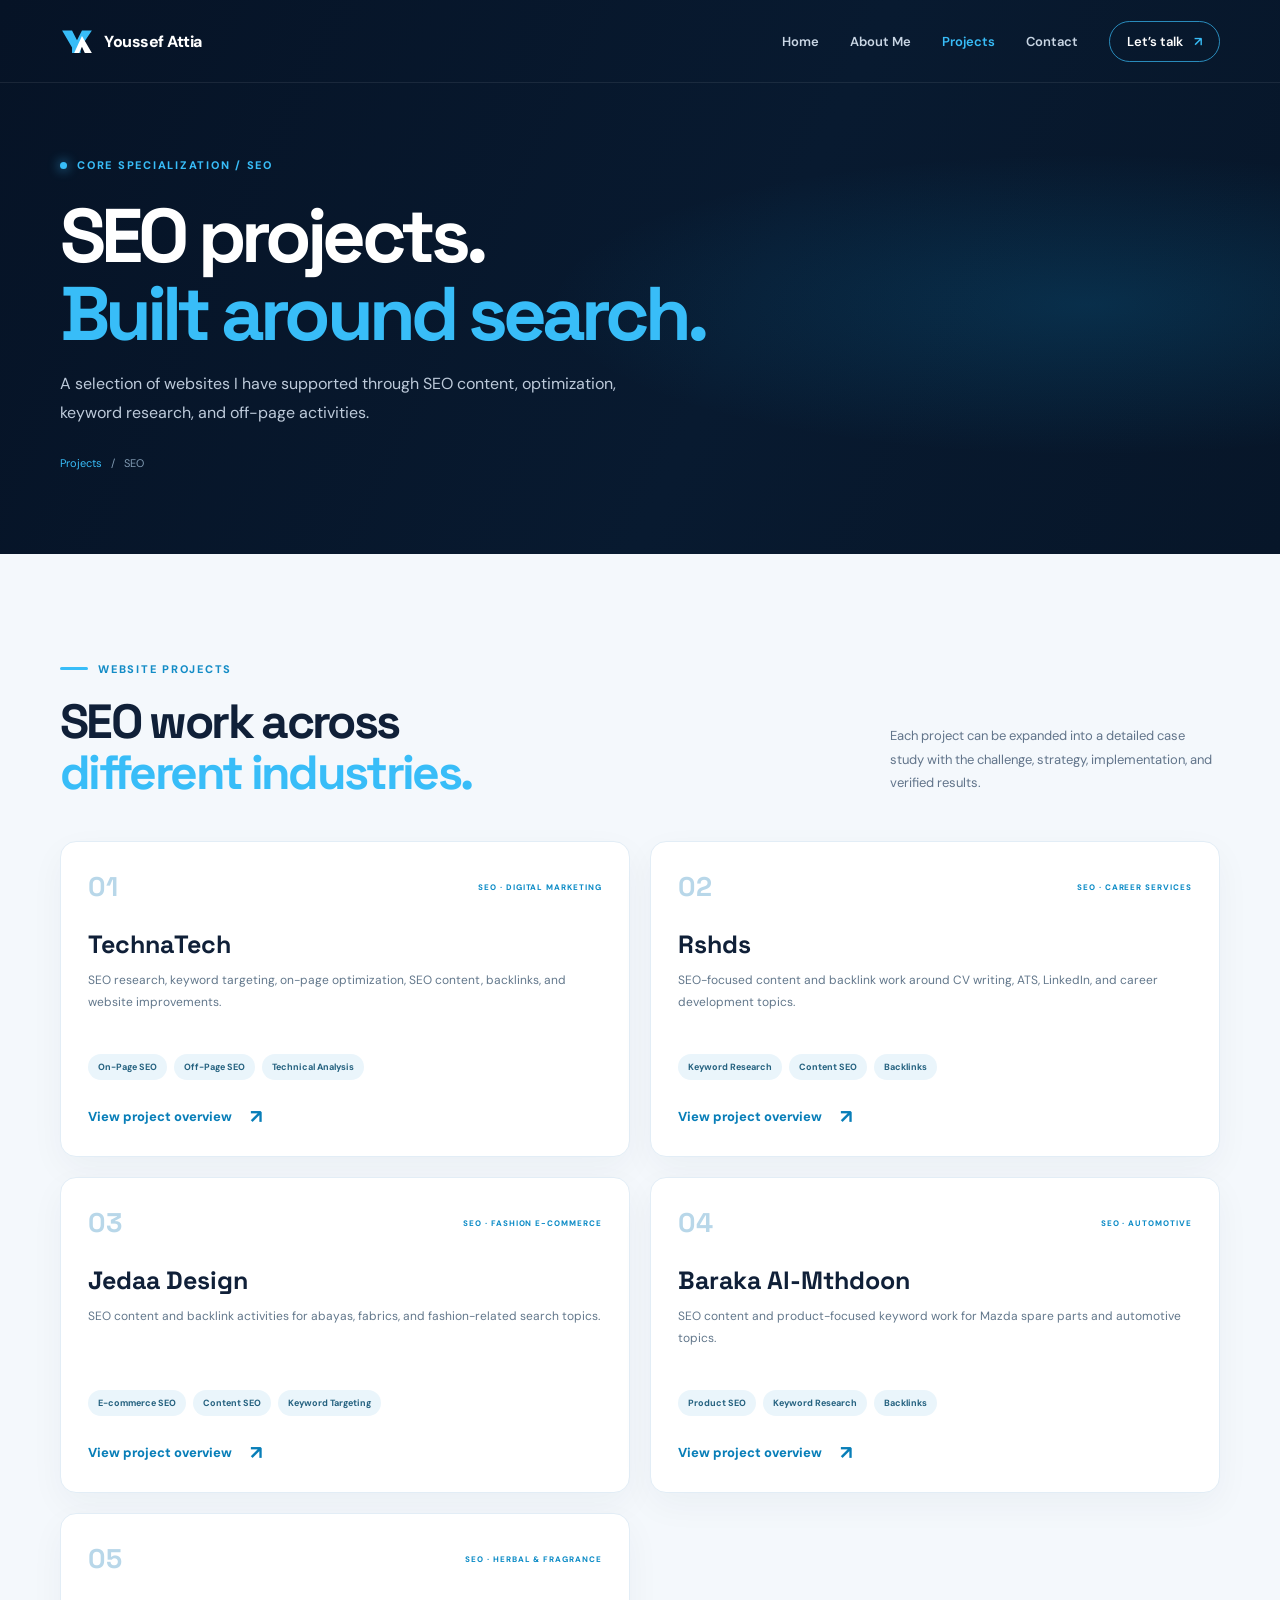
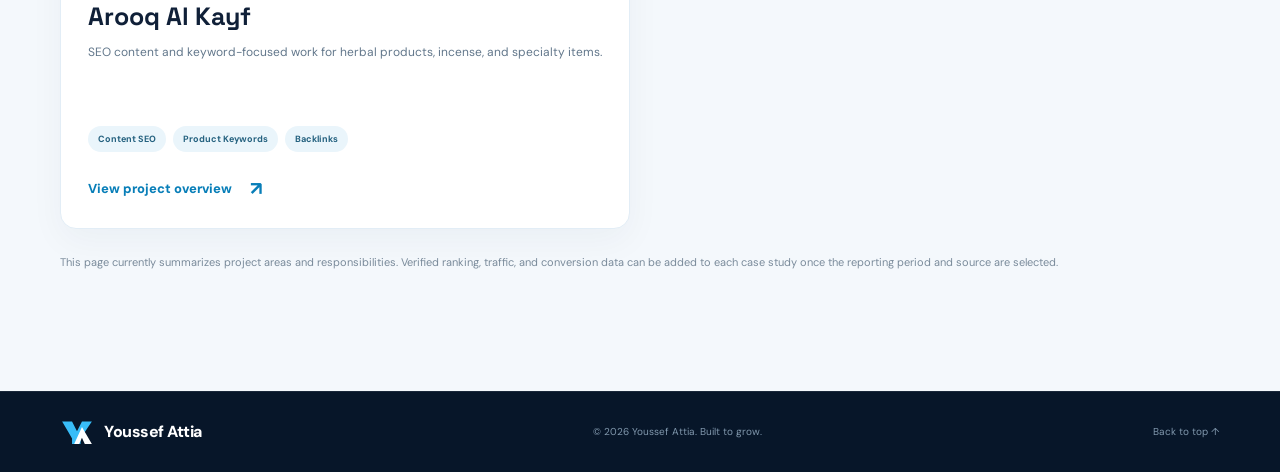
<file: seo-projects.html>
<!DOCTYPE html>
<html lang="en">
<head>
  <meta charset="UTF-8">
  <meta name="viewport" content="width=device-width, initial-scale=1.0">
  <meta name="theme-color" content="#071629">
  <meta name="description" content="SEO projects by Youssef Attia, including keyword research, on-page SEO, technical analysis, content, and link building.">
  <title>SEO Projects | Youssef Attia</title>

  <link rel="preconnect" href="https://fonts.googleapis.com">
  <link rel="preconnect" href="https://fonts.gstatic.com" crossorigin>
  <link href="https://fonts.googleapis.com/css2?family=DM+Sans:wght@400;500;600;700;800&family=Space+Grotesk:wght@400;500;600;700&display=swap" rel="stylesheet">
  <link rel="stylesheet" href="style.css">
</head>
<body>

  <div class="scroll-progress" id="scrollProgress"></div>

  <header class="site-header" id="top">
    <nav class="nav container" aria-label="Main navigation">

      <a class="brand" href="index.html">
        <span class="brand-mark brand-monogram" aria-label="YA logo">
          <svg viewBox="0 0 48 40" role="img" aria-hidden="true">
            <path d="M3 5 L17 5 L24 19 L31 5 L45 5 L29 29 L29 37 L17 37 L17 29 Z"
                  fill="#38BDF8"/>
            <path d="M20 37 L31 13 L45 37 L35 37 L31 28 L27 37 Z"
                  fill="#FFFFFF"/>
          </svg>
        </span>
        <span>Youssef Attia</span>
      </a>

      <button class="menu-toggle" id="menuToggle" aria-label="Toggle navigation" aria-expanded="false">
        <span></span>
        <span></span>
      </button>

      <div class="nav-links" id="navLinks">
        <a href="index.html">Home</a>
        <a href="about.html">About Me</a>
        <a class="active" aria-current="page" href="projects.html">Projects</a>
        <a href="contact.html">Contact</a>
        <a class="nav-cta" href="contact.html">Let’s talk <span>↗</span></a>
      </div>

    </nav>
  </header>

  <main>

    <section class="page-hero dark-section">
      <div class="container page-hero-inner">

        <div class="eyebrow reveal">
          <span class="status-dot"></span>
          CORE SPECIALIZATION / SEO
        </div>

        <h1 class="reveal delay-1">SEO projects.<br><em>Built around search.</em></h1>

        <p class="reveal delay-2">
          A selection of websites I have supported through SEO content, optimization, keyword research, and off-page activities.
        </p>

        <div class="breadcrumb">
          <a href="projects.html">Projects</a>
          <span> / </span>
          <span>SEO</span>
        </div>

      </div>
    </section>

    <section class="section-light section-pad">
      <div class="container">

        <div class="section-heading reveal">
          <div>
            <div class="section-kicker"><span></span> WEBSITE PROJECTS</div>
            <h2>SEO work across<br><span>different industries.</span></h2>
          </div>

          <p>
            Each project can be expanded into a detailed case study with the challenge, strategy, implementation, and verified results.
          </p>
        </div>

        <div class="seo-project-grid">

          <article class="seo-project-card reveal">
            <div class="project-card-top">
              <span>01</span>
              <small>SEO · DIGITAL MARKETING</small>
            </div>
            <h3>TechnaTech</h3>
            <p>SEO research, keyword targeting, on-page optimization, SEO content, backlinks, and website improvements.</p>
            <div class="tag-row">
              <span>On-Page SEO</span>
              <span>Off-Page SEO</span>
              <span>Technical Analysis</span>
            </div>
            <a class="text-link" href="projects/technatech.html">View project overview <span>↗</span></a>
          </article>

          <article class="seo-project-card reveal">
            <div class="project-card-top">
              <span>02</span>
              <small>SEO · CAREER SERVICES</small>
            </div>
            <h3>Rshds</h3>
            <p>SEO-focused content and backlink work around CV writing, ATS, LinkedIn, and career development topics.</p>
            <div class="tag-row">
              <span>Keyword Research</span>
              <span>Content SEO</span>
              <span>Backlinks</span>
            </div>
            <a class="text-link" href="projects/rshds.html">View project overview <span>↗</span></a>
          </article>

          <article class="seo-project-card reveal">
            <div class="project-card-top">
              <span>03</span>
              <small>SEO · FASHION E-COMMERCE</small>
            </div>
            <h3>Jedaa Design</h3>
            <p>SEO content and backlink activities for abayas, fabrics, and fashion-related search topics.</p>
            <div class="tag-row">
              <span>E-commerce SEO</span>
              <span>Content SEO</span>
              <span>Keyword Targeting</span>
            </div>
            <a class="text-link" href="projects/jedaa-design.html">View project overview <span>↗</span></a>
          </article>

          <article class="seo-project-card reveal">
            <div class="project-card-top">
              <span>04</span>
              <small>SEO · AUTOMOTIVE</small>
            </div>
            <h3>Baraka Al-Mthdoon</h3>
            <p>SEO content and product-focused keyword work for Mazda spare parts and automotive topics.</p>
            <div class="tag-row">
              <span>Product SEO</span>
              <span>Keyword Research</span>
              <span>Backlinks</span>
            </div>
            <a class="text-link" href="projects/baraka-almthdoon.html">View project overview <span>↗</span></a>
          </article>

          <article class="seo-project-card reveal">
            <div class="project-card-top">
              <span>05</span>
              <small>SEO · HERBAL & FRAGRANCE</small>
            </div>
            <h3>Arooq Al Kayf</h3>
            <p>SEO content and keyword-focused work for herbal products, incense, and specialty items.</p>
            <div class="tag-row">
              <span>Content SEO</span>
              <span>Product Keywords</span>
              <span>Backlinks</span>
            </div>
            <a class="text-link" href="projects/arooq-al-kayf.html">View project overview <span>↗</span></a>
          </article>

        </div>

        <p class="portfolio-note">
          This page currently summarizes project areas and responsibilities. Verified ranking, traffic, and conversion data can be added to each case study once the reporting period and source are selected.
        </p>

      </div>
    </section>

  </main>

  <footer class="footer dark-section">
    <div class="container footer-inner">

      <a class="brand" href="index.html">
        <span class="brand-mark brand-monogram" aria-label="YA logo">
          <svg viewBox="0 0 48 40" role="img" aria-hidden="true">
            <path d="M3 5 L17 5 L24 19 L31 5 L45 5 L29 29 L29 37 L17 37 L17 29 Z"
                  fill="#38BDF8"/>
            <path d="M20 37 L31 13 L45 37 L35 37 L31 28 L27 37 Z"
                  fill="#FFFFFF"/>
          </svg>
        </span>
        <span>Youssef Attia</span>
      </a>

      <span>© <span id="year"></span> Youssef Attia. Built to grow.</span>
      <a href="#top" class="back-top">Back to top ↑</a>

    </div>
  </footer>

  <script src="script.js"></script>
</body>
</html>
</file>
<file: style.css>
/* Youssef Attia Portfolio — Midnight Blue + Electric Blue */

:root {
  --navy: #071629;
  --navy-2: #0b2038;
  --navy-3: #102b49;
  --blue: #38bdf8;
  --blue-2: #0ea5e9;
  --ice: #f4f8fc;
  --white: #fff;
  --ink: #102038;
  --muted: #61738a;
  --line: rgba(56,189,248,.2);
  --font: 'DM Sans', sans-serif;
  --display: 'Space Grotesk', sans-serif;
}

* { box-sizing: border-box; }

html {
  scroll-behavior: smooth;
  scroll-padding-top: 86px;
}

body {
  margin: 0;
  font-family: var(--font);
  color: var(--ink);
  background: var(--ice);
  overflow-x: hidden;
}

a { color: inherit; text-decoration: none; }

.container {
  width: min(1160px, calc(100% - 48px));
  margin: auto;
}

.dark-section {
  background: var(--navy);
  color: var(--white);
  position: relative;
  overflow: hidden;
}

.section-pad { padding: 108px 0; }

.scroll-progress {
  position: fixed;
  z-index: 1000;
  top: 0;
  left: 0;
  height: 3px;
  width: 0;
  background: var(--blue);
  box-shadow: 0 0 14px var(--blue);
}

/* Navigation */

.site-header {
  position: absolute;
  z-index: 20;
  top: 0;
  left: 0;
  width: 100%;
  border-bottom: 1px solid rgba(255,255,255,.08);
}

.nav {
  height: 82px;
  display: flex;
  align-items: center;
  justify-content: space-between;
}

.brand {
  display: flex;
  align-items: center;
  gap: 10px;
  font-weight: 800;
  letter-spacing: -.03em;
  color: #fff;
}

.brand-mark {
  font: 700 25px var(--display);
  color: var(--blue);
  letter-spacing: -.1em;
}

.brand-mark span { color: #fff; }

/* Combined YA brand mark */

.brand-monogram {
  width: 34px;
  height: 34px;
  display: inline-flex;
  align-items: center;
  justify-content: center;
  flex: 0 0 34px;
  letter-spacing: 0;
}

.brand-monogram svg {
  display: block;
  width: 100%;
  height: 100%;
  overflow: visible;
}

.nav-links {
  display: flex;
  align-items: center;
  gap: 31px;
  color: #c9d6e4;
  font-size: 13px;
  font-weight: 600;
}

.nav-links > a { transition: color .25s; }

.nav-links > a:hover,
.nav-links > a.active {
  color: var(--blue);
}

.nav-cta {
  border: 1px solid rgba(56,189,248,.7);
  border-radius: 30px;
  padding: 11px 17px;
  color: #fff !important;
}

.nav-cta span {
  color: var(--blue);
  margin-left: 8px;
}

.menu-toggle {
  display: none;
  background: none;
  border: 0;
}

/* Home Hero */

.hero {
  min-height: 690px;
  padding: 155px 0 80px;
  background:
    radial-gradient(ellipse at 85% 55%,rgba(14,165,233,.16),transparent 35%),
    linear-gradient(115deg,#061326 0%,#081a30 58%,#071629 100%);
}

.hero-grid {
  display: grid;
  grid-template-columns: 1.05fr .95fr;
  align-items: center;
  min-height: 450px;
  position: relative;
  z-index: 2;
}

.hero-copy { max-width: 620px; }

.eyebrow,
.section-kicker {
  font-size: 11px;
  letter-spacing: .16em;
  font-weight: 800;
  color: var(--blue);
  display: flex;
  align-items: center;
  gap: 10px;
}

.status-dot {
  width: 7px;
  height: 7px;
  background: var(--blue);
  border-radius: 50%;
  box-shadow: 0 0 12px var(--blue);
}

h1, h2, h3, p { margin-top: 0; }

.hero h1 {
  font: 700 clamp(54px,7vw,86px)/.98 var(--display);
  letter-spacing: -.07em;
  margin: 25px 0 16px;
}

.hero h1 span,
.about-copy h2 span,
.section-heading h2 span {
  color: var(--blue);
}

.hero h2 {
  font: 600 clamp(24px,3vw,34px)/1.2 var(--display);
  margin-bottom: 20px;
}

.hero h2 em,
.tools h2 em,
.experience h2 em,
.contact h2 em {
  font-style: normal;
  color: var(--blue);
}

.hero-description {
  max-width: 500px;
  color: #bdcada;
  font-size: 16px;
  line-height: 1.8;
}

.hero-actions {
  display: flex;
  gap: 13px;
  margin: 30px 0 36px;
}

.button {
  display: inline-flex;
  align-items: center;
  gap: 20px;
  padding: 15px 21px;
  border-radius: 30px;
  font-size: 13px;
  font-weight: 800;
  transition: transform .25s,box-shadow .25s,background .25s;
}

.button:hover { transform: translateY(-4px); }

.button-primary {
  background: var(--blue);
  color: #052039;
  box-shadow: 0 8px 28px rgba(56,189,248,.22);
}

.button-primary:hover {
  box-shadow: 0 12px 32px rgba(56,189,248,.35);
}

.button-ghost {
  border: 1px solid rgba(255,255,255,.35);
  color: #fff;
}

.button-ghost:hover {
  border-color: var(--blue);
  color: var(--blue);
}

.hero-note {
  font-size: 11px;
  color: #8298ae;
  letter-spacing: .08em;
  display: flex;
  align-items: center;
  gap: 10px;
}

.note-line {
  width: 28px;
  height: 1px;
  background: var(--blue);
}

/* Original Hero Visual Elements */

.hero-visual {
  height: 440px;
  position: relative;
  display: grid;
  place-items: center;
}

.visual-ring {
  position: absolute;
  border: 1px solid rgba(56,189,248,.35);
  border-radius: 50%;
  animation: rotate 24s linear infinite;
}

.ring-a {
  width: 360px;
  height: 360px;
  box-shadow: 0 0 70px rgba(14,165,233,.12),inset 0 0 60px rgba(14,165,233,.08);
}

.ring-b {
  width: 280px;
  height: 280px;
  border-style: dashed;
  animation-direction: reverse;
  animation-duration: 34s;
}

.visual-core {
  width: 205px;
  height: 205px;
  border-radius: 50%;
  display: flex;
  flex-direction: column;
  justify-content: center;
  align-items: center;
  background: radial-gradient(circle at 35% 30%,#164b75,#0a2745 65%,#071629);
  border: 1px solid rgba(56,189,248,.65);
  box-shadow: 0 0 65px rgba(14,165,233,.35),inset 0 0 30px rgba(56,189,248,.15);
  animation: float 5s ease-in-out infinite;
}

.core-symbol {
  font: 700 62px var(--display);
  letter-spacing: -.1em;
  color: var(--blue);
}

.core-symbol span { color: #fff; }

.visual-core small {
  font-size: 9px;
  letter-spacing: .25em;
  text-align: center;
  line-height: 1.5;
  color: #b7d8eb;
  margin-top: 5px;
}

.float-card {
  position: absolute;
  background: rgba(8,28,49,.9);
  border: 1px solid rgba(56,189,248,.25);
  border-radius: 14px;
  padding: 16px 18px;
  box-shadow: 0 15px 40px rgba(0,0,0,.22);
  backdrop-filter: blur(10px);
  animation: float 6s ease-in-out infinite;
}

.traffic-card {
  top: 55px;
  left: 2%;
  min-width: 145px;
}

.data-card {
  right: 0;
  bottom: 68px;
  min-width: 160px;
  animation-delay: -2s;
}

.mini-label {
  display: block;
  color: #8da9c0;
  font-size: 8px;
  letter-spacing: .15em;
  margin-bottom: 7px;
}

.float-card strong {
  font: 700 26px var(--display);
  color: #fff;
}

.data-card strong {
  color: var(--blue);
  font-size: 30px;
}

.data-card small {
  display: block;
  color: #b5c7d8;
  font-size: 10px;
  margin-top: 5px;
}

.sparkline {
  display: flex;
  align-items: end;
  gap: 4px;
  height: 23px;
  margin-top: 8px;
}

.sparkline i {
  width: 12px;
  background: var(--blue);
  border-radius: 3px 3px 0 0;
  opacity: .75;
}

.sparkline i:nth-child(1) { height: 7px; }
.sparkline i:nth-child(2) { height: 12px; }
.sparkline i:nth-child(3) { height: 9px; }
.sparkline i:nth-child(4) { height: 17px; }
.sparkline i:nth-child(5) { height: 13px; }
.sparkline i:nth-child(6) { height: 20px; }
.sparkline i:nth-child(7) { height: 23px; }

.visual-caption {
  position: absolute;
  bottom: 12px;
  left: 10%;
  right: 10%;
  display: flex;
  justify-content: space-between;
  color: #66839e;
  font-size: 10px;
  letter-spacing: .12em;
  text-transform: uppercase;
}

.hero-orb {
  position: absolute;
  border-radius: 50%;
  filter: blur(1px);
  pointer-events: none;
}

.orb-one {
  width: 420px;
  height: 420px;
  border: 1px solid rgba(56,189,248,.1);
  left: -290px;
  top: 120px;
}

.orb-two {
  width: 320px;
  height: 320px;
  border: 1px solid rgba(56,189,248,.1);
  right: -220px;
  bottom: -160px;
}

.scroll-cue {
  position: absolute;
  bottom: 25px;
  left: 50%;
  transform: translateX(-50%);
  font-size: 10px;
  letter-spacing: .13em;
  color: #7892aa;
  display: flex;
  align-items: center;
  gap: 10px;
}

.scroll-cue span {
  height: 28px;
  width: 17px;
  border: 1px solid #4e7798;
  border-radius: 20px;
  position: relative;
}

.scroll-cue span:after {
  content: "";
  position: absolute;
  width: 3px;
  height: 6px;
  border-radius: 4px;
  background: var(--blue);
  left: 6px;
  top: 5px;
  animation: scrollDot 1.5s infinite;
}

/* About Section */

.section-light { background: var(--ice); }

.about-grid {
  display: grid;
  grid-template-columns: .85fr 1.2fr .95fr;
  gap: 48px;
  align-items: center;
}

.about-visual {
  position: relative;
  min-height: 330px;
}

.photo-frame {
  height: 295px;
  border-radius: 18px;
  background: linear-gradient(135deg,#d8e9f7,#a9c9e2);
  padding: 12px;
  transform: rotate(-3deg);
  box-shadow: 0 22px 45px rgba(16,48,78,.12);
}

.photo-placeholder {
  height: 100%;
  border-radius: 12px;
  background: linear-gradient(145deg,#123b5d,#071629);
  display: flex;
  flex-direction: column;
  justify-content: center;
  align-items: center;
  color: #fff;
  position: relative;
  overflow: hidden;
}

.photo-placeholder:before,
.photo-placeholder:after {
  content: "";
  position: absolute;
  border: 1px solid rgba(56,189,248,.35);
  border-radius: 50%;
  width: 230px;
  height: 230px;
}

.photo-placeholder:after {
  width: 170px;
  height: 170px;
}

.placeholder-mark {
  font: 700 68px var(--display);
  color: var(--blue);
  z-index: 1;
  letter-spacing: -.12em;
}

.placeholder-mark span { color: #fff; }

.photo-placeholder small {
  z-index: 1;
  text-align: center;
  font-size: 9px;
  letter-spacing: .2em;
  color: #b5d5e9;
  margin-top: 8px;
}

.about-stamp {
  position: absolute;
  right: -18px;
  bottom: 15px;
  background: var(--blue);
  color: #052039;
  width: 82px;
  height: 82px;
  border-radius: 50%;
  display: flex;
  align-items: center;
  justify-content: center;
  gap: 5px;
  transform: rotate(9deg);
  box-shadow: 0 10px 25px rgba(14,165,233,.25);
}

.about-stamp strong { font: 700 29px var(--display); }

.about-stamp span {
  font-size: 8px;
  font-weight: 800;
  line-height: 1.3;
}

.blue-scribble {
  position: absolute;
  left: -20px;
  top: 30px;
  width: 50px;
  height: 90px;
  border-left: 3px solid var(--blue);
  border-radius: 50%;
  transform: rotate(18deg);
}

.section-kicker {
  color: #138cc6;
  margin-bottom: 20px;
}

.section-kicker > span {
  width: 28px;
  height: 3px;
  background: var(--blue);
  border-radius: 4px;
}

.about-copy h2,
.section-heading h2 {
  font: 700 clamp(34px,4vw,48px)/1.08 var(--display);
  letter-spacing: -.055em;
  color: var(--ink);
  margin-bottom: 22px;
}

.about-copy p {
  font-size: 14px;
  line-height: 1.85;
  color: #596d82;
  margin-bottom: 15px;
}

.text-link {
  display: inline-flex;
  gap: 18px;
  align-items: center;
  color: #087eb8;
  font-size: 13px;
  font-weight: 800;
  margin-top: 8px;
}

.text-link span {
  font-size: 19px;
  transition: transform .2s;
}

.text-link:hover span { transform: translate(4px,-4px); }

.expertise-panel {
  background: #fff;
  border: 1px solid #e2edf6;
  border-radius: 20px;
  padding: 28px 25px;
  box-shadow: 0 15px 45px rgba(17,50,80,.06);
}

.panel-icon {
  font-size: 25px;
  color: var(--blue-2);
}

.expertise-panel h3 {
  font: 700 20px var(--display);
  margin: 12px 0 22px;
}

.expertise-panel ul {
  list-style: none;
  padding: 0;
  margin: 0;
  display: grid;
  gap: 17px;
}

.expertise-panel li {
  font-size: 12px;
  font-weight: 600;
  color: #334b63;
  display: flex;
  align-items: center;
  gap: 12px;
}

.expertise-panel li span {
  color: #0ea5e9;
  font-size: 20px;
  width: 20px;
  text-align: center;
}

/* Tools */

.tools { background: linear-gradient(110deg,#071629,#0b2038); }

.tools-layout {
  display: grid;
  grid-template-columns: .8fr 1.5fr;
  gap: 70px;
  align-items: center;
}

.kicker-light { color: var(--blue); }

.tools h2,
.experience h2,
.contact h2 {
  font: 700 clamp(34px,4vw,48px)/1.08 var(--display);
  letter-spacing: -.055em;
  margin-bottom: 18px;
}

.tools-intro p,
.experience-heading p {
  font-size: 14px;
  line-height: 1.8;
  color: #a8bbce;
  max-width: 310px;
}

.tool-grid {
  display: grid;
  grid-template-columns: repeat(3,1fr);
  gap: 14px;
}

.tool-card {
  min-height: 122px;
  background: rgba(255,255,255,.045);
  border: 1px solid rgba(255,255,255,.07);
  border-radius: 16px;
  display: flex;
  flex-direction: column;
  align-items: center;
  justify-content: center;
  gap: 13px;
  transition: transform .25s,border-color .25s,background .25s;
}

.tool-card:hover {
  transform: translateY(-7px);
  border-color: rgba(56,189,248,.55);
  background: rgba(56,189,248,.08);
}

.tool-card b { font: 700 32px var(--display); }

.tool-card span {
  font-size: 11px;
  color: #c7d5e2;
  font-weight: 700;
}

.google-g { color: #55a8f5; }
.google-ads { color: #41c99a; }
.semrush { color: #ff7c43; }
.ahrefs { color: #f2a54a; }
.wp { color: #78bce8; }
.meta { color: #43a7f5; }

/* Projects */

.section-heading {
  display: flex;
  justify-content: space-between;
  align-items: end;
  gap: 40px;
  margin-bottom: 42px;
}

.section-heading h2 { margin-bottom: 0; }

.section-heading > p {
  max-width: 330px;
  color: #61748a;
  font-size: 13px;
  line-height: 1.8;
  margin-bottom: 5px;
}

.project-grid {
  display: grid;
  grid-template-columns: repeat(3,1fr);
  gap: 22px;
}

.project-card {
  background: #fff;
  border: 1px solid #e3edf5;
  border-radius: 16px;
  overflow: hidden;
  box-shadow: 0 12px 35px rgba(13,43,70,.055);
  transition: transform .3s,box-shadow .3s;
}

.project-card:hover {
  transform: translateY(-8px);
  box-shadow: 0 22px 45px rgba(13,43,70,.13);
}

.project-art {
  height: 205px;
  position: relative;
  overflow: hidden;
  padding: 20px;
  background: linear-gradient(145deg,#0b2947,#071629);
  color: #fff;
}

.art-topline {
  font-size: 9px;
  letter-spacing: .14em;
  color: #b5d4e9;
  display: flex;
  justify-content: space-between;
}

.art-topline span {
  color: var(--blue);
  font-size: 16px;
}

.chart-bars {
  height: 110px;
  display: flex;
  align-items: end;
  justify-content: center;
  gap: 12px;
  margin-top: 12px;
}

.chart-bars i {
  width: 23px;
  border-radius: 5px 5px 0 0;
  background: linear-gradient(0deg,#087eb8,#38bdf8);
  height: 30%;
}

.chart-bars i:nth-child(2) { height: 43%; }
.chart-bars i:nth-child(3) { height: 38%; }
.chart-bars i:nth-child(4) { height: 62%; }
.chart-bars i:nth-child(5) { height: 54%; }
.chart-bars i:nth-child(6) { height: 78%; }
.chart-bars i:nth-child(7) { height: 100%; }

.art-bottom {
  position: absolute;
  bottom: 16px;
  left: 20px;
  font-size: 8px;
  letter-spacing: .17em;
  color: #7e9bb5;
}

.art-ads {
  background: radial-gradient(circle at 75% 25%,rgba(56,189,248,.3),transparent 35%),#0a1d33;
}

.ad-window {
  position: absolute;
  left: 50%;
  top: 48%;
  transform: translate(-50%,-50%) rotate(-7deg);
  width: 175px;
  height: 115px;
  background: #f5f9fc;
  border-radius: 10px;
  padding: 18px;
  box-shadow: 0 15px 40px #020b16;
}

.ad-dot {
  height: 8px;
  width: 8px;
  background: #38bdf8;
  border-radius: 50%;
  margin-bottom: 13px;
}

.ad-line {
  height: 6px;
  width: 65%;
  background: #b9d1e2;
  border-radius: 5px;
  margin: 8px 0;
}

.ad-line.wide {
  width: 95%;
  height: 9px;
  background: #234b6d;
}

.ad-button {
  width: 65px;
  height: 17px;
  background: #0ea5e9;
  border-radius: 5px;
  margin-top: 13px;
}

.ad-orbit {
  position: absolute;
  width: 220px;
  height: 220px;
  border: 1px solid rgba(56,189,248,.35);
  border-radius: 50%;
  right: -60px;
  top: -65px;
}

.art-content {
  background: radial-gradient(circle at 20% 20%,rgba(56,189,248,.2),transparent 30%),linear-gradient(145deg,#102e4d,#071629);
}

.content-window {
  position: absolute;
  left: 50%;
  top: 48%;
  transform: translate(-50%,-50%);
  width: 220px;
  height: 130px;
  border-radius: 9px;
  background: #eaf4fb;
  padding: 12px;
  display: flex;
  gap: 12px;
  box-shadow: 0 15px 35px #020b16;
}

.content-block {
  width: 45%;
  border-radius: 5px;
  background: linear-gradient(145deg,#0b2947,#38bdf8);
}

.content-lines {
  flex: 1;
  padding-top: 10px;
}

.content-lines i {
  display: block;
  height: 6px;
  background: #b5cbdc;
  border-radius: 5px;
  margin-bottom: 10px;
}

.content-lines i:first-child {
  height: 12px;
  background: #426987;
}

.project-info {
  padding: 20px;
  display: flex;
  justify-content: space-between;
  gap: 12px;
  align-items: center;
}

.project-info small {
  font-size: 9px;
  letter-spacing: .14em;
  color: #0c8bc6;
  font-weight: 800;
}

.project-info h3 {
  font: 700 18px var(--display);
  margin: 8px 0;
}

.project-info p {
  font-size: 11px;
  line-height: 1.6;
  color: #6b7d90;
  margin: 0;
}

.project-arrow {
  width: 34px;
  height: 34px;
  flex: 0 0 34px;
  border: 1px solid #c8dce9;
  border-radius: 50%;
  display: grid;
  place-items: center;
  color: #078bc7;
  transition: .2s;
}

.project-card:hover .project-arrow {
  background: var(--blue);
  border-color: var(--blue);
  color: #052039;
  transform: rotate(45deg);
}

.placeholder-note {
  font-size: 10px;
  color: #8798a9;
  margin: 20px 0 0;
}

/* Experience */

.experience-layout {
  display: grid;
  grid-template-columns: .8fr 1.2fr;
  gap: 100px;
}

.experience-heading {
  position: sticky;
  top: 120px;
  align-self: start;
}

.timeline {
  border-left: 1px solid rgba(56,189,248,.28);
  padding-left: 32px;
}

.timeline-item {
  position: relative;
  padding: 0 0 34px;
}

.timeline-item:last-child { padding-bottom: 0; }

.timeline-dot {
  position: absolute;
  left: -38px;
  top: 3px;
  width: 11px;
  height: 11px;
  border: 2px solid var(--blue);
  background: var(--navy);
  border-radius: 50%;
  box-shadow: 0 0 14px rgba(56,189,248,.4);
}

.timeline-date {
  font-size: 9px;
  letter-spacing: .15em;
  color: var(--blue);
  font-weight: 800;
  margin-bottom: 9px;
}

.timeline-item h3 {
  font: 600 19px var(--display);
  margin-bottom: 8px;
}

.timeline-item h3 span {
  font: 400 13px var(--font);
  color: #91a8bd;
}

.timeline-item p {
  font-size: 12px;
  line-height: 1.7;
  color: #9fb2c5;
  max-width: 520px;
  margin: 0;
}

/* Contact */

.contact {
  background: radial-gradient(ellipse at 90% 100%,rgba(14,165,233,.2),transparent 36%),#0a2038;
  color: #fff;
  position: relative;
  overflow: hidden;
}

.contact:before {
  content: "";
  position: absolute;
  width: 420px;
  height: 420px;
  border: 1px solid rgba(56,189,248,.14);
  border-radius: 50%;
  right: -170px;
  top: -220px;
}

.contact-inner {
  display: flex;
  align-items: center;
  justify-content: space-between;
  gap: 40px;
  position: relative;
}

.contact h2 {
  font-size: clamp(42px,6vw,68px);
  margin-bottom: 18px;
}

.contact-inner > div:first-child > p {
  font-size: 13px;
  color: #a8bbce;
  max-width: 400px;
  line-height: 1.8;
}

.contact-actions {
  display: flex;
  flex-direction: column;
  align-items: flex-start;
  gap: 20px;
}

.contact-social {
  display: flex;
  gap: 10px;
}

.contact-social a {
  width: 38px;
  height: 38px;
  border: 1px solid rgba(56,189,248,.35);
  border-radius: 50%;
  display: grid;
  place-items: center;
  color: #c5d9e9;
  font-size: 13px;
  font-weight: 800;
  transition: .2s;
}

.contact-social a:hover {
  background: var(--blue);
  color: #052039;
}

.contact-actions small {
  font-size: 9px;
  color: #7892aa;
  max-width: 250px;
  line-height: 1.5;
}

/* Footer */

.footer {
  padding: 23px 0;
  border-top: 1px solid rgba(255,255,255,.08);
}

.footer-inner {
  display: flex;
  align-items: center;
  justify-content: space-between;
  gap: 20px;
}

.footer-inner > span,
.back-top {
  font-size: 10px;
  color: #8198ad;
}

.back-top:hover { color: var(--blue); }

/* Reveal Animation */

.reveal {
  opacity: 0;
  transform: translateY(24px);
  transition: opacity .75s ease,transform .75s cubic-bezier(.2,.7,.2,1);
}

.reveal.is-visible {
  opacity: 1;
  transform: translateY(0);
}

.delay-1 { transition-delay: .12s; }
.delay-2 { transition-delay: .24s; }
.delay-3 { transition-delay: .36s; }
.delay-4 { transition-delay: .48s; }

@keyframes float {
  0%,100% { transform: translateY(0); }
  50% { transform: translateY(-12px); }
}

@keyframes rotate { to { transform: rotate(360deg); } }

@keyframes scrollDot {
  0% { opacity: 0; transform: translateY(0); }
  40% { opacity: 1; }
  100% { opacity: 0; transform: translateY(10px); }
}

/* Responsive Main Layout */

@media (max-width: 980px) {
  .nav-links { gap: 17px; font-size: 11px; }

  .about-grid {
    grid-template-columns: .8fr 1.2fr;
    gap: 35px;
  }

  .expertise-panel { grid-column: 1/-1; }

  .expertise-panel ul { grid-template-columns: repeat(2,1fr); }

  .tools-layout { gap: 35px; }
  .experience-layout { gap: 55px; }
}

@media (max-width: 720px) {
  .container { width: min(100% - 36px,560px); }

  .section-pad { padding: 76px 0; }

  .nav { height: 70px; }

  .menu-toggle {
    display: flex;
    flex-direction: column;
    gap: 6px;
    padding: 10px;
    z-index: 3;
  }

  .menu-toggle span {
    width: 23px;
    height: 2px;
    background: #fff;
    display: block;
  }

  .nav-links {
    display: none;
    position: absolute;
    top: 69px;
    left: 0;
    width: 100%;
    padding: 22px 25px 26px;
    background: #081a30;
    border-bottom: 1px solid rgba(56,189,248,.2);
    flex-direction: column;
    align-items: flex-start;
    gap: 20px;
  }

  .nav-links.open { display: flex; }

  .hero {
    padding: 125px 0 75px;
    min-height: auto;
  }

  .hero-grid {
    grid-template-columns: 1fr;
    gap: 5px;
  }

  .hero h1 { font-size: 62px; }
  .hero h2 { font-size: 27px; }

  .hero-description { font-size: 14px; }

  .hero-actions {
    display: flex;
    flex-wrap: wrap;
  }

  .hero-visual {
    height: 330px;
    margin-top: 5px;
  }

  .ring-a { width: 280px; height: 280px; }
  .ring-b { width: 220px; height: 220px; }
  .visual-core { width: 165px; height: 165px; }

  .traffic-card { left: 0; top: 28px; }
  .data-card { right: 0; bottom: 35px; }

  .scroll-cue { display: none; }

  .about-grid {
    grid-template-columns: 1fr;
    gap: 32px;
  }

  .about-visual {
    width: min(330px,90%);
    margin: auto;
    min-height: 300px;
  }

  .photo-frame { height: 270px; }

  .about-copy h2,
  .section-heading h2,
  .tools h2,
  .experience h2 {
    font-size: 38px;
  }

  .expertise-panel { grid-column: auto; }

  .expertise-panel ul { grid-template-columns: 1fr; }

  .tools-layout {
    grid-template-columns: 1fr;
    gap: 30px;
  }

  .tool-grid { grid-template-columns: repeat(2,1fr); }
  .tool-card { min-height: 105px; }

  .section-heading { display: block; }

  .section-heading > p { margin-top: 20px; }

  .project-grid {
    grid-template-columns: 1fr;
    gap: 18px;
  }

  .project-art { height: 190px; }

  .experience-layout {
    grid-template-columns: 1fr;
    gap: 35px;
  }

  .experience-heading { position: static; }

  .contact-inner { display: block; }

  .contact-actions { margin-top: 28px; }

  .footer-inner { flex-wrap: wrap; }

  .footer-inner > span {
    order: 3;
    width: 100%;
  }
}

/* Reduced Motion */

@media (prefers-reduced-motion: reduce) {
  html { scroll-behavior: auto; }

  *,
  *:before,
  *:after {
    animation-duration: .01ms !important;
    animation-iteration-count: 1 !important;
    transition-duration: .01ms !important;
  }

  .reveal {
    opacity: 1;
    transform: none;
  }
}

/* Multi-page Portfolio Additions */

.nav-links > a.active { color: var(--blue); }

.page-hero {
  padding: 158px 0 84px;
  background:
    radial-gradient(ellipse at 85% 55%,rgba(14,165,233,.16),transparent 35%),
    linear-gradient(115deg,#061326 0%,#081a30 58%,#071629 100%);
}

.page-hero-inner {
  position: relative;
  z-index: 2;
  max-width: 1160px;
}

.page-hero h1 {
  font: 700 clamp(48px,7vw,76px)/1.02 var(--display);
  letter-spacing: -.065em;
  margin: 25px 0 18px;
}

.page-hero h1 em {
  font-style: normal;
  color: var(--blue);
}

.page-hero p {
  max-width: 620px;
  color: #bdcada;
  font-size: 16px;
  line-height: 1.8;
  margin-bottom: 0;
}

.breadcrumb {
  display: flex;
  gap: 9px;
  align-items: center;
  color: #819bb3;
  font-size: 11px;
  margin-top: 28px;
}

.breadcrumb a { color: var(--blue); }

.focus-grid,
.category-grid {
  display: grid;
  grid-template-columns: repeat(2,minmax(0,1fr));
  gap: 22px;
}

.focus-card {
  position: relative;
  background: #fff;
  border: 1px solid #e2edf6;
  border-radius: 18px;
  padding: 34px;
  min-height: 300px;
  box-shadow: 0 15px 45px rgba(17,50,80,.05);
  overflow: hidden;
}

.focus-number {
  position: absolute;
  right: 25px;
  top: 18px;
  font: 700 45px var(--display);
  color: #edf4f9;
}

.focus-icon {
  font-size: 30px;
  color: var(--blue-2);
  margin-bottom: 20px;
}

.focus-card h3,
.category-card h3,
.category-card h2 {
  font: 700 24px var(--display);
  margin-bottom: 12px;
  color: var(--ink);
}

.focus-card p,
.category-card p {
  font-size: 13px;
  line-height: 1.8;
  color: #61748a;
  max-width: 440px;
}

.category-card {
  display: block;
  position: relative;
  background: #fff;
  border: 1px solid #e2edf6;
  border-radius: 18px;
  padding: 26px;
  overflow: hidden;
  box-shadow: 0 15px 45px rgba(17,50,80,.05);
  transition: transform .25s,box-shadow .25s;
}

.category-card:hover {
  transform: translateY(-6px);
  box-shadow: 0 22px 45px rgba(13,43,70,.12);
}

.category-index {
  font-size: 9px;
  letter-spacing: .14em;
  font-weight: 800;
  color: #0b8bc4;
}

.category-graphic {
  height: 155px;
  margin: 20px 0;
  background: linear-gradient(145deg,#0b2947,#071629);
  border-radius: 12px;
  position: relative;
  overflow: hidden;
  display: grid;
  place-items: center;
}

.category-graphic .chart-bars {
  width: 65%;
  margin: 0;
}

.category-graphic .ad-window {
  left: 50%;
  top: 50%;
}

.category-link {
  display: inline-flex;
  margin-top: 9px;
  color: #078bc7;
  font-size: 12px;
  font-weight: 800;
}

.center-action {
  display: flex;
  justify-content: center;
  margin-top: 36px;
}

.projects-category-grid .category-graphic { height: 190px; }

.portfolio-note,
.placeholder-note {
  font-size: 11px;
  line-height: 1.7;
  color: #7a8b9b;
  margin-top: 24px;
}

/* About Page */

.about-page-grid {
  display: grid;
  grid-template-columns: .8fr 1.2fr;
  gap: 80px;
  align-items: center;
}

.about-page-grid .about-visual {
  max-width: 370px;
  width: 100%;
  margin: auto;
}

.about-page-grid .about-copy h2,
.contact-page-copy h2 {
  font: 700 clamp(36px,4vw,50px)/1.08 var(--display);
  letter-spacing: -.055em;
  color: var(--ink);
  margin-bottom: 22px;
}

.about-page-grid .about-copy h2 span,
.contact-page-copy h2 span {
  color: var(--blue-2);
}

.resume-card {
  margin-top: 35px;
  background: rgba(255,255,255,.055);
  border: 1px solid rgba(56,189,248,.22);
  border-radius: 15px;
  padding: 18px;
  display: grid;
  grid-template-columns: 44px 1fr 36px;
  align-items: center;
  gap: 12px;
  max-width: 390px;
}

.resume-file-icon {
  height: 42px;
  border-radius: 9px;
  background: rgba(56,189,248,.14);
  display: grid;
  place-items: center;
  color: var(--blue);
  font: 800 12px var(--display);
}

.resume-file-copy {
  display: flex;
  flex-direction: column;
  gap: 5px;
}

.resume-file-copy strong {
  font-size: 12px;
  color: #fff;
}

.resume-file-copy small {
  font-size: 10px;
  color: #8ea7bd;
}

.resume-download {
  width: 34px;
  height: 34px;
  border: 1px solid rgba(56,189,248,.4);
  border-radius: 50%;
  display: grid;
  place-items: center;
  color: var(--blue);
  font-size: 19px;
}

.resume-button {
  grid-column: 1/-1;
  justify-content: center;
  margin-top: 4px;
}

.skills-columns {
  display: grid;
  grid-template-columns: repeat(2,minmax(0,1fr));
  gap: 22px;
}

.skills-panel {
  background: #fff;
  border: 1px solid #e2edf6;
  border-radius: 17px;
  padding: 28px;
}

.skills-panel h3 {
  font: 700 20px var(--display);
  margin-bottom: 18px;
}

.skills-panel ul {
  list-style: none;
  margin: 0;
  padding: 0;
  display: grid;
  grid-template-columns: repeat(2,minmax(0,1fr));
  gap: 13px;
}

.skills-panel li {
  font-size: 12px;
  color: #526a80;
  padding-left: 17px;
  position: relative;
}

.skills-panel li:before {
  content: '+';
  position: absolute;
  left: 0;
  color: #0ea5e9;
  font-weight: 800;
}

.education-strip {
  margin-top: 22px;
  padding: 25px 28px;
  background: #e8f2f9;
  border: 1px solid #d6e6f2;
  border-radius: 16px;
  display: flex;
  justify-content: space-between;
  align-items: center;
  gap: 20px;
}

.education-strip .section-kicker { margin-bottom: 10px; }

.education-strip h3 {
  font: 700 19px var(--display);
  margin-bottom: 6px;
}

.education-strip p {
  font-size: 12px;
  color: #60778d;
  margin: 0;
}

.education-mark {
  text-align: right;
  font: 700 11px/1.5 var(--display);
  letter-spacing: .12em;
  color: #0e83bb;
}

/* SEO Projects */

.seo-project-grid {
  display: grid;
  grid-template-columns: repeat(2,minmax(0,1fr));
  gap: 20px;
}

.seo-project-card {
  background: #fff;
  border: 1px solid #e2edf6;
  border-radius: 16px;
  padding: 27px;
  box-shadow: 0 12px 35px rgba(13,43,70,.045);
  transition: transform .25s,box-shadow .25s;
}

.seo-project-card:hover {
  transform: translateY(-5px);
  box-shadow: 0 20px 42px rgba(13,43,70,.1);
}

.project-card-top {
  display: flex;
  justify-content: space-between;
  align-items: center;
  margin-bottom: 24px;
}

.project-card-top > span {
  font: 700 27px var(--display);
  color: #b8d7e9;
}

.project-card-top small {
  font-size: 8px;
  letter-spacing: .12em;
  color: #0c8bc6;
  font-weight: 800;
  text-align: right;
}

.seo-project-card h3 {
  font: 700 25px var(--display);
  margin-bottom: 10px;
}

.seo-project-card p {
  font-size: 12px;
  line-height: 1.8;
  color: #62778b;
  min-height: 66px;
}

.tag-row {
  display: flex;
  flex-wrap: wrap;
  gap: 7px;
  margin: 18px 0;
}

.tag-row span {
  font-size: 9px;
  color: #24617f;
  background: #eaf5fb;
  border-radius: 20px;
  padding: 7px 10px;
  font-weight: 700;
}

.seo-project-card .text-link { margin-top: 6px; }

.experience-label {
  font-size: 10px;
  color: #0b88bf;
  font-weight: 800;
  margin-top: 18px;
  letter-spacing: .04em;
}

.note-panel {
  display: flex;
  gap: 18px;
  align-items: flex-start;
  background: #eaf4fa;
  border: 1px solid #d9eaf4;
  border-radius: 15px;
  padding: 22px;
  margin-top: 25px;
}

.note-panel-icon {
  font-size: 25px;
  color: #078bc7;
}

.note-panel h3 {
  font: 700 16px var(--display);
  margin-bottom: 7px;
}

.note-panel p {
  font-size: 11px;
  line-height: 1.7;
  color: #61778c;
  margin: 0;
}

/* Case Study */

.case-study-layout {
  display: grid;
  grid-template-columns: .65fr 1.35fr;
  gap: 70px;
}

.case-meta {
  background: #fff;
  border: 1px solid #e2edf6;
  border-radius: 15px;
  padding: 24px;
  height: max-content;
  display: flex;
  flex-direction: column;
  gap: 12px;
}

.case-meta small {
  font-size: 8px;
  letter-spacing: .14em;
  color: #0b8bc4;
  font-weight: 800;
  margin-top: 8px;
}

.case-meta strong {
  font: 600 13px var(--display);
  color: #1a344d;
}

.case-meta .text-link {
  margin-top: 18px;
  font-size: 11px;
}

.case-block {
  padding-bottom: 25px;
  margin-bottom: 25px;
  border-bottom: 1px solid #dce8f0;
}

.case-block h2 {
  font: 700 30px var(--display);
  margin-bottom: 12px;
}

.case-block p,
.case-results p {
  font-size: 13px;
  line-height: 1.9;
  color: #5c7186;
}

.case-results {
  background: #eaf4fa;
  border: 1px solid #d8e9f3;
  border-radius: 15px;
  padding: 24px;
}

.case-results h3 {
  font: 700 20px var(--display);
  margin-bottom: 10px;
}

.case-results p { margin: 0; }

/* Contact Page */

.contact-page-grid {
  display: grid;
  grid-template-columns: 1fr 1fr;
  gap: 80px;
  align-items: center;
}

.contact-page-copy p {
  font-size: 14px;
  line-height: 1.85;
  color: #61748a;
  max-width: 430px;
  margin-bottom: 25px;
}

.contact-details {
  display: grid;
  gap: 13px;
}

.contact-detail {
  display: grid;
  grid-template-columns: 46px 1fr 25px;
  gap: 15px;
  align-items: center;
  background: #fff;
  border: 1px solid #e2edf6;
  border-radius: 14px;
  padding: 18px;
  transition: transform .2s,border-color .2s;
}

.contact-detail:hover {
  transform: translateX(4px);
  border-color: #9ddcf5;
}

.detail-icon {
  height: 42px;
  width: 42px;
  display: grid;
  place-items: center;
  background: #eaf5fb;
  border-radius: 11px;
  color: #078bc7;
  font-weight: 800;
}

.contact-detail span:nth-child(2) {
  display: flex;
  flex-direction: column;
  gap: 5px;
}

.contact-detail small {
  font-size: 8px;
  letter-spacing: .14em;
  color: #0c8bc6;
  font-weight: 800;
}

.contact-detail strong {
  font-size: 12px;
  color: #203b54;
}

.contact-detail > b { color: #0c8bc6; }

/* Responsive Multi-page Layout */

@media (max-width: 980px) {
  .about-page-grid { gap: 42px; }
  .case-study-layout { gap: 35px; }
  .contact-page-grid { gap: 40px; }
}

@media (max-width: 720px) {
  .page-hero { padding: 125px 0 70px; }

  .page-hero h1 { font-size: 46px; }
  .page-hero p { font-size: 14px; }

  .focus-grid,
  .category-grid,
  .skills-columns,
  .seo-project-grid,
  .contact-page-grid,
  .case-study-layout,
  .about-page-grid {
    grid-template-columns: 1fr;
    gap: 17px;
  }

  .focus-card {
    min-height: 0;
    padding: 27px;
  }

  .category-card { padding: 20px; }

  .about-page-grid { gap: 35px; }

  .about-page-grid .about-visual { max-width: 320px; }

  .skills-panel ul { grid-template-columns: 1fr; }

  .education-strip {
    align-items: flex-start;
    flex-direction: column;
  }

  .education-mark { text-align: left; }

  .resume-card { max-width: none; }

  .case-meta { order: 2; }
  .case-study-content { order: 1; }

  .contact-page-grid { gap: 30px; }

  .seo-project-card p { min-height: 0; }

  .project-card-top { margin-bottom: 17px; }
}

/* =========================================
   Updated Home Hero — Growth Dashboard
   ========================================= */

.hero-profile-visual {
  height: 470px;
  display: block;
  isolation: isolate;
  overflow: visible;
}

.growth-dashboard {
  position: absolute;
  z-index: 1;
  width: 94%;
  max-width: 470px;
  height: 330px;
  left: -9%;
  top: 48%;
  transform: translateY(-50%) rotate(-3deg);
  padding: 22px;
  border: 1px solid rgba(56,189,248,.32);
  border-radius: 20px;
  background: linear-gradient(145deg,rgba(13,43,70,.97),rgba(5,19,36,.97));
  box-shadow: 0 25px 70px rgba(0,0,0,.35),0 0 45px rgba(14,165,233,.12);
  backdrop-filter: blur(12px);
  animation: dashboardFloat 5.5s ease-in-out infinite;
}

.dashboard-header,
.chart-heading,
.dashboard-footer {
  display: flex;
  align-items: center;
  justify-content: space-between;
  gap: 12px;
}

.dashboard-header {
  color: #c4d8e9;
  font: 700 9px var(--font);
  letter-spacing: .16em;
}

.live-indicator {
  color: #7ce3b0;
  font-size: 8px;
  letter-spacing: .1em;
}

.dashboard-metrics {
  display: grid;
  grid-template-columns: 1fr 1fr;
  gap: 11px;
  margin-top: 20px;
}

.metric-card {
  position: relative;
  min-height: 68px;
  padding: 12px 13px;
  overflow: hidden;
  border: 1px solid rgba(137,190,223,.16);
  border-radius: 11px;
  background: rgba(255,255,255,.045);
}

.metric-card small {
  display: block;
  margin-bottom: 7px;
  color: #8eaac2;
  font-size: 7px;
  font-weight: 800;
  letter-spacing: .13em;
}

.metric-card strong {
  color: #f4f8fc;
  font: 600 12px var(--display);
}

.metric-icon {
  position: absolute;
  right: 12px;
  top: 17px;
  color: var(--blue);
  font: 700 21px var(--display);
}

.seo-metric {
  animation: cardFloat 4.5s ease-in-out infinite;
}

.performance-metric {
  animation: cardFloat 4.5s ease-in-out -2.25s infinite;
}

.growth-chart {
  position: relative;
  height: 145px;
  margin-top: 17px;
  padding-top: 2px;
  overflow: hidden;
  border-bottom: 1px solid rgba(135,180,210,.16);
  background: repeating-linear-gradient(
    to bottom,
    transparent 0,
    transparent 35px,
    rgba(145,188,215,.09) 36px
  );
}

.chart-heading {
  position: relative;
  z-index: 2;
  color: #91abc2;
  font-size: 7px;
  font-weight: 800;
  letter-spacing: .12em;
}

.chart-heading span:last-child {
  color: #5d88a8;
  font-size: 6px;
}

.growth-chart svg {
  position: absolute;
  left: 0;
  bottom: 0;
  width: 100%;
  height: 112px;
  overflow: visible;
}

.chart-line {
  stroke-dasharray: 700;
  stroke-dashoffset: 700;
  animation:
    drawGrowthLine 1.6s cubic-bezier(.35,0,.2,1) .15s forwards,
    lineGlow 3s ease-in-out 1.9s infinite alternate;
}

.chart-area {
  opacity: 0;
  animation: revealChartArea .7s ease .9s forwards;
}

/* Growth Animations */

@keyframes drawGrowthLine {
  to { stroke-dashoffset: 0; }
}

@keyframes revealChartArea {
  to { opacity: 1; }
}

@keyframes lineGlow {
  from { filter: drop-shadow(0 0 2px rgba(56,189,248,.2)); }
  to { filter: drop-shadow(0 0 6px rgba(56,189,248,.65)); }
}

@keyframes dashboardFloat {
  0%,100% { transform: translateY(-50%) rotate(-3deg); }
  50% { transform: translateY(calc(-50% - 5px)) rotate(-3deg); }
}

@keyframes cardFloat {
  0%,100% { transform: translateY(0); }
  50% { transform: translateY(-3px); }
}

.hero-profile-visual .visual-caption {
  z-index: 4;
  bottom: 2px;
  left: 0;
  right: 0;
}

/* Tablet Hero */

@media (max-width: 980px) {
  .hero-profile-visual { height: 420px; }

  .growth-dashboard {
    width: 96%;
    left: -5%;
  }
}

/* Mobile Hero */

@media (max-width: 720px) {
  .hero-profile-visual {
    width: 100%;
    height: 340px;
    margin-top: 12px;
  }

  .growth-dashboard {
    width: 96%;
    height: 260px;
    left: 0;
    top: 47%;
    padding: 15px;
    border-radius: 15px;
  }

  .dashboard-metrics {
    margin-top: 13px;
    gap: 8px;
  }

  .metric-card {
    min-height: 57px;
    padding: 9px;
  }

  .metric-card small { font-size: 6px; }
  .metric-card strong { font-size: 10px; }

  .metric-icon {
    right: 8px;
    top: 13px;
    font-size: 17px;
  }

  .growth-chart {
    height: 108px;
    margin-top: 12px;
  }

  .growth-chart svg { height: 82px; }

  .dashboard-footer {
    margin-top: 9px;
    font-size: 5px;
  }

  .hero-profile-visual .visual-caption {
    bottom: 0;
    left: 0;
    right: 0;
    font-size: 8px;
  }
}

/* About Portrait Animation */

.photo-frame {
  animation: photoFloat 6s ease-in-out infinite;
}

@keyframes photoFloat {
  0%,100% { transform: rotate(-3deg) translateY(0); }
  50% { transform: rotate(-3deg) translateY(-4px); }
}

/* Accessibility */

@media (prefers-reduced-motion: reduce) {
  .growth-dashboard,
  .seo-metric,
  .performance-metric,
  .chart-line,
  .chart-area,
  .photo-frame {
    animation: none !important;
  }

  .chart-line { stroke-dashoffset: 0; }
  .chart-area { opacity: 1; }
  .photo-frame { transform: rotate(-3deg); }
</file>
